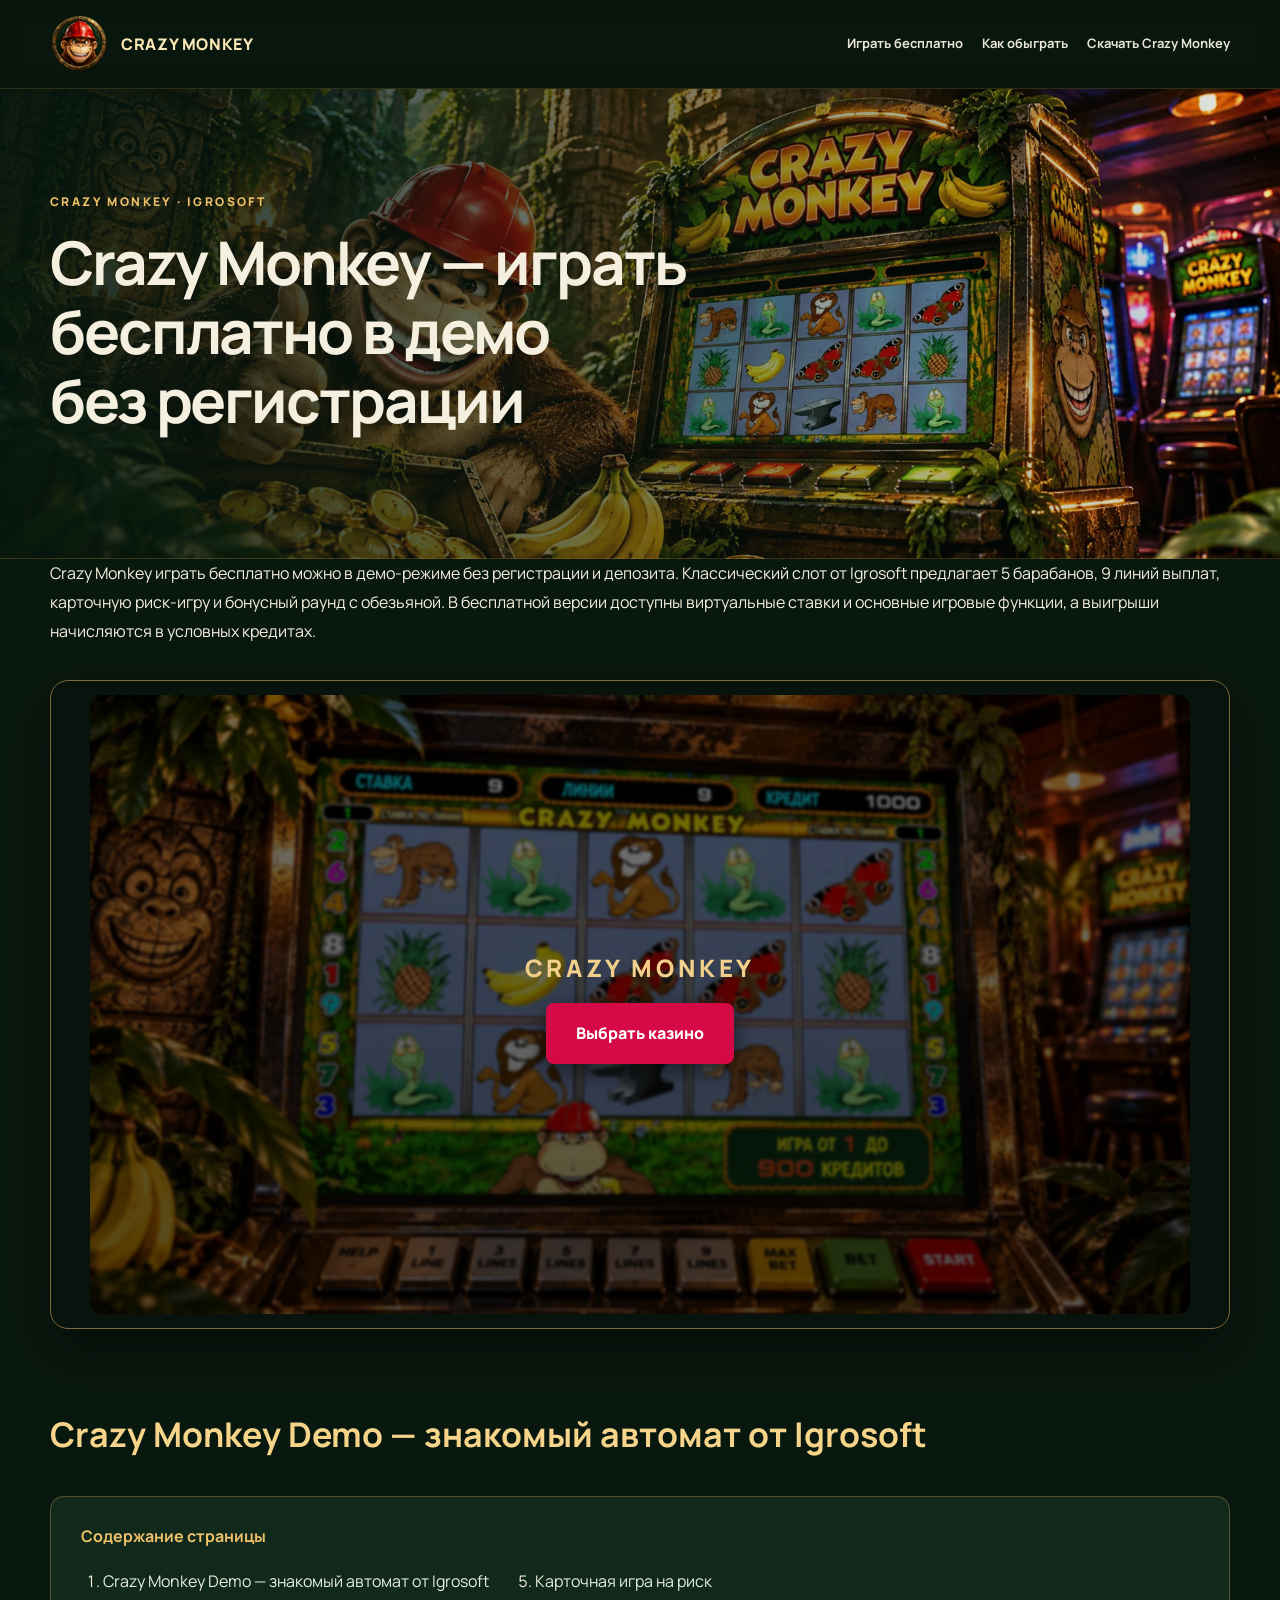
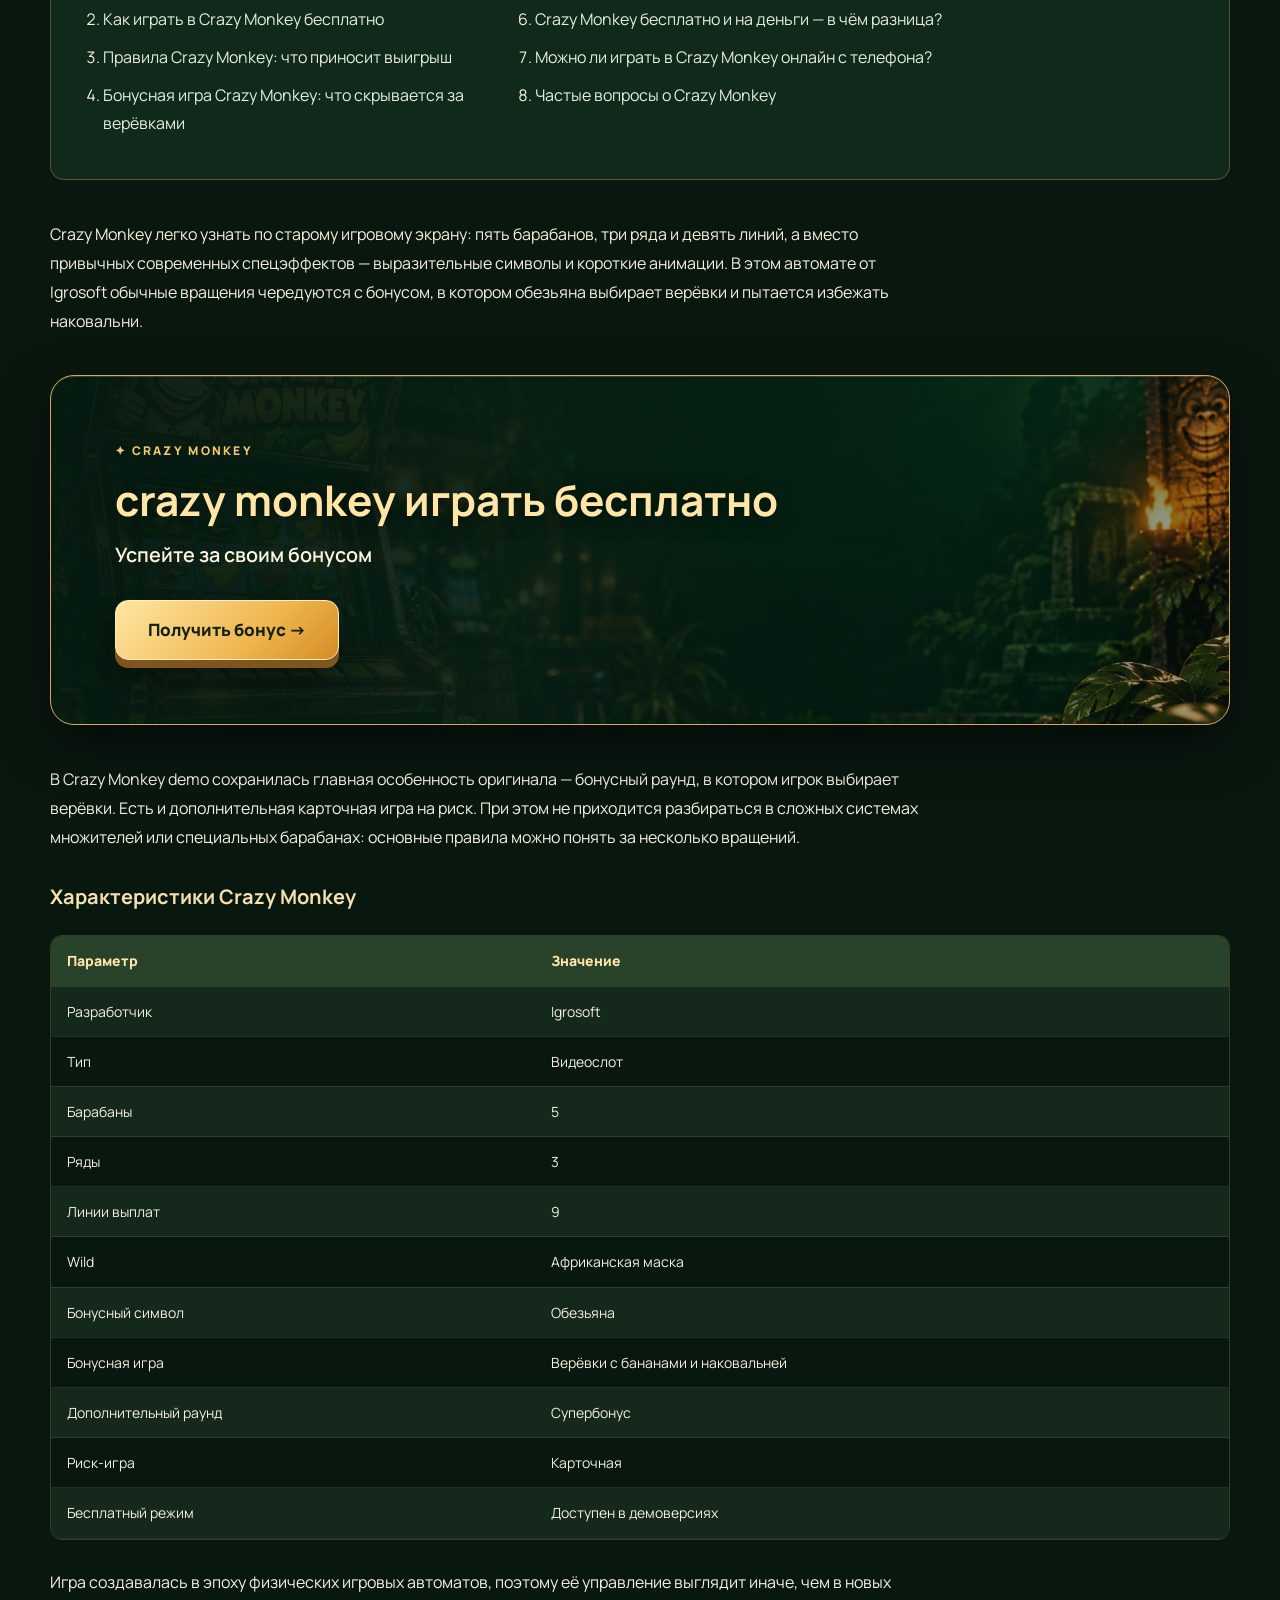
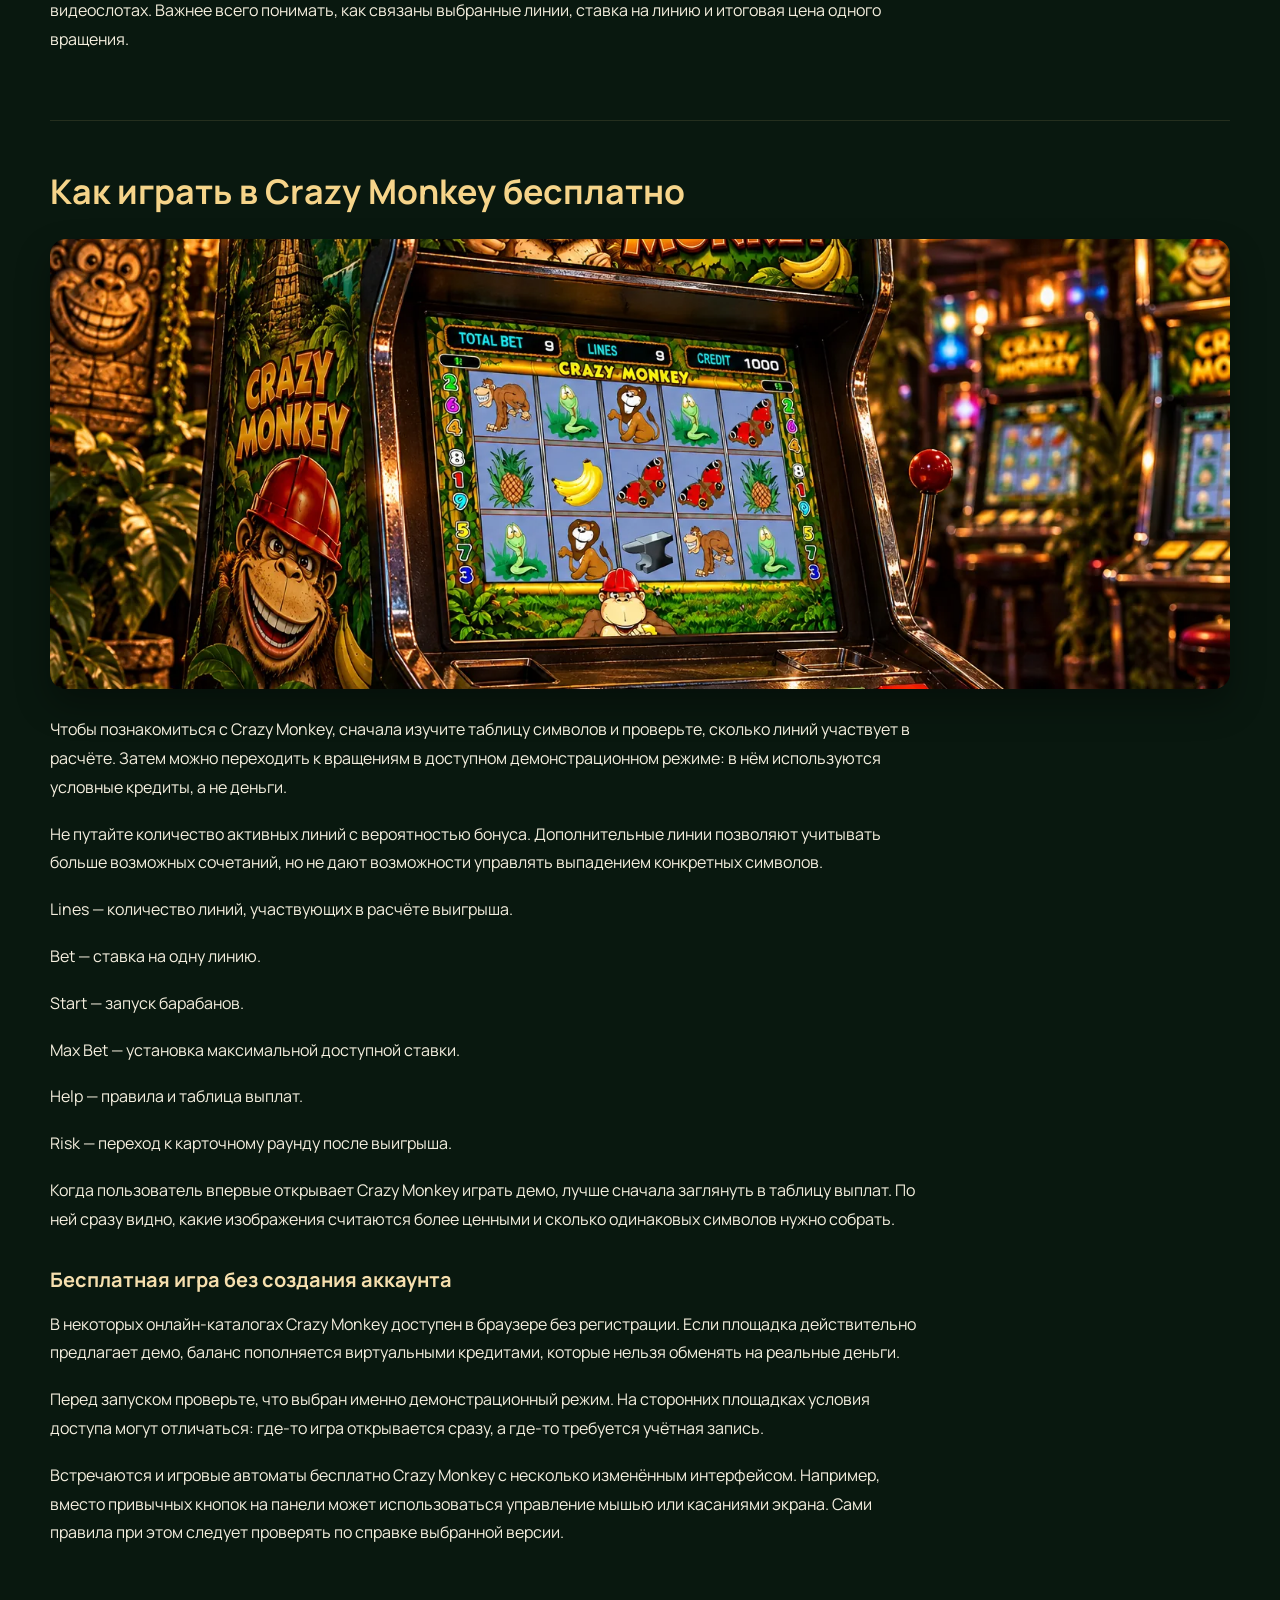
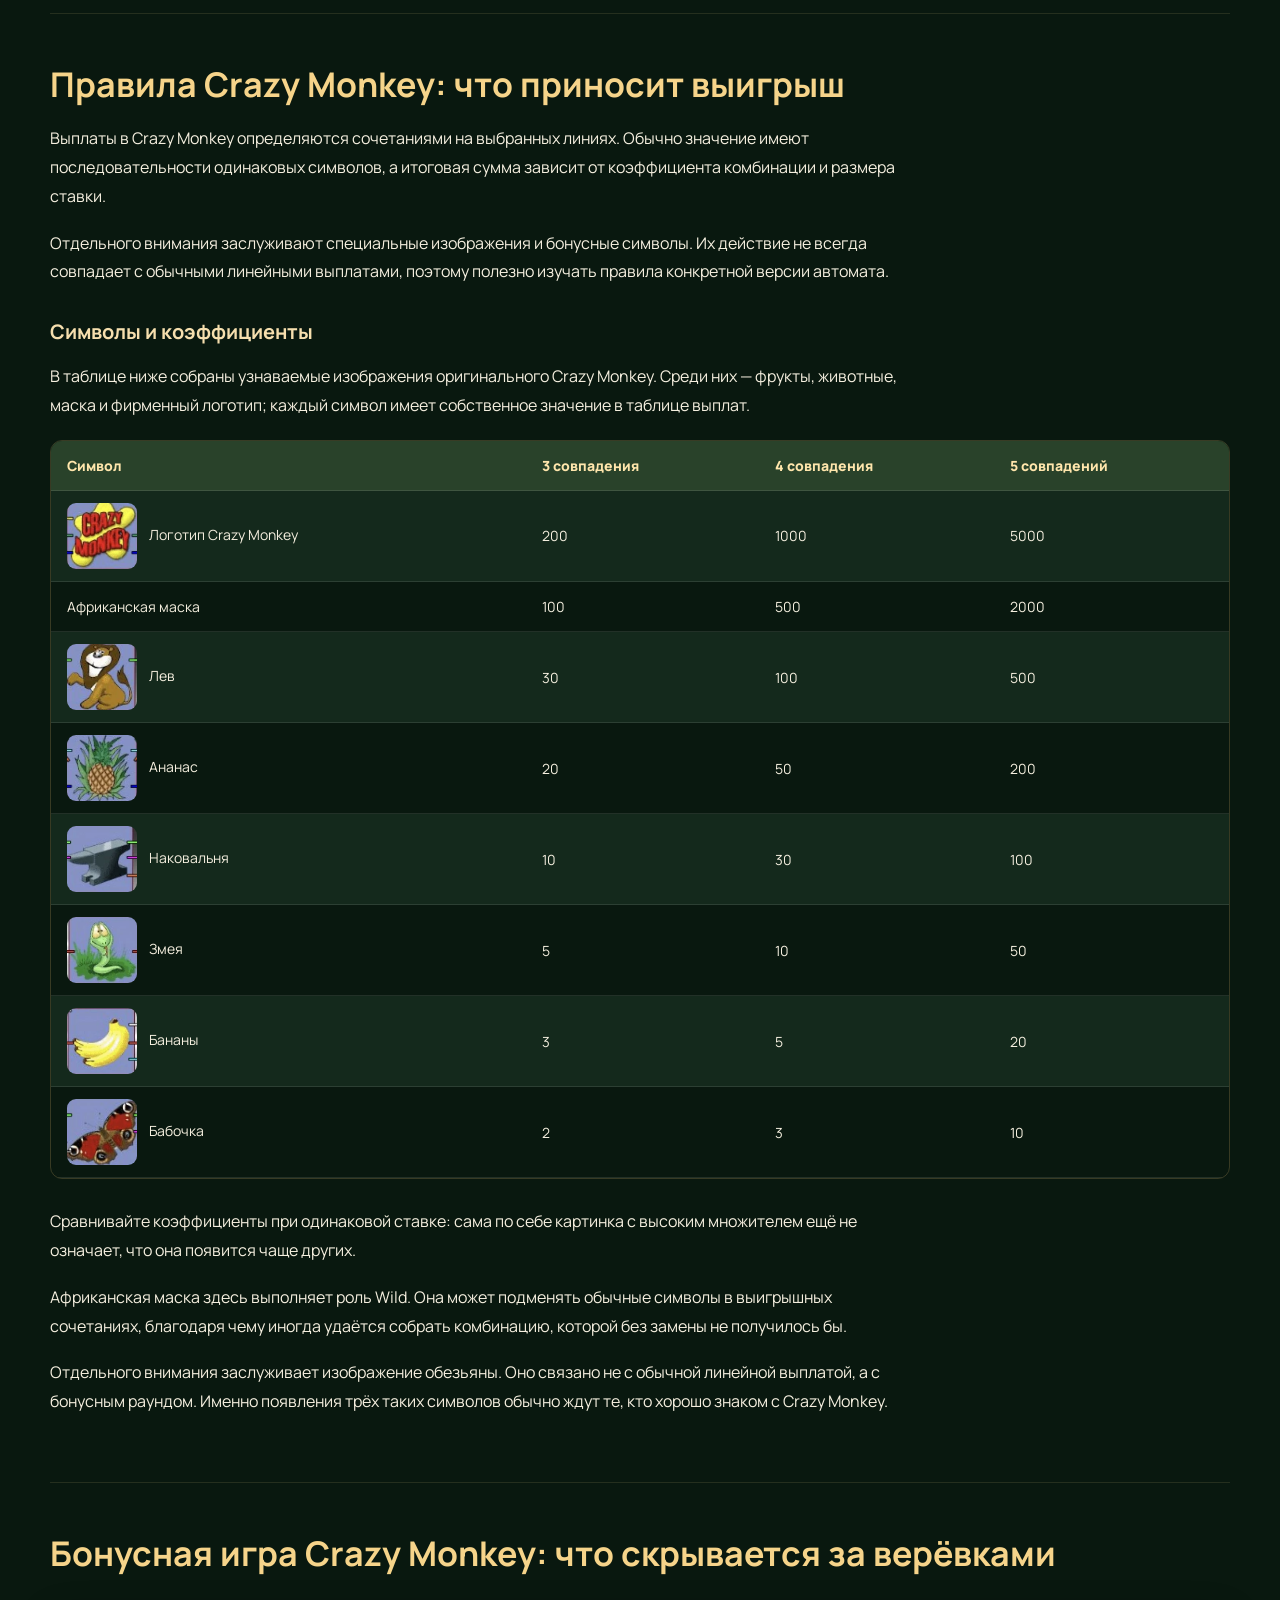
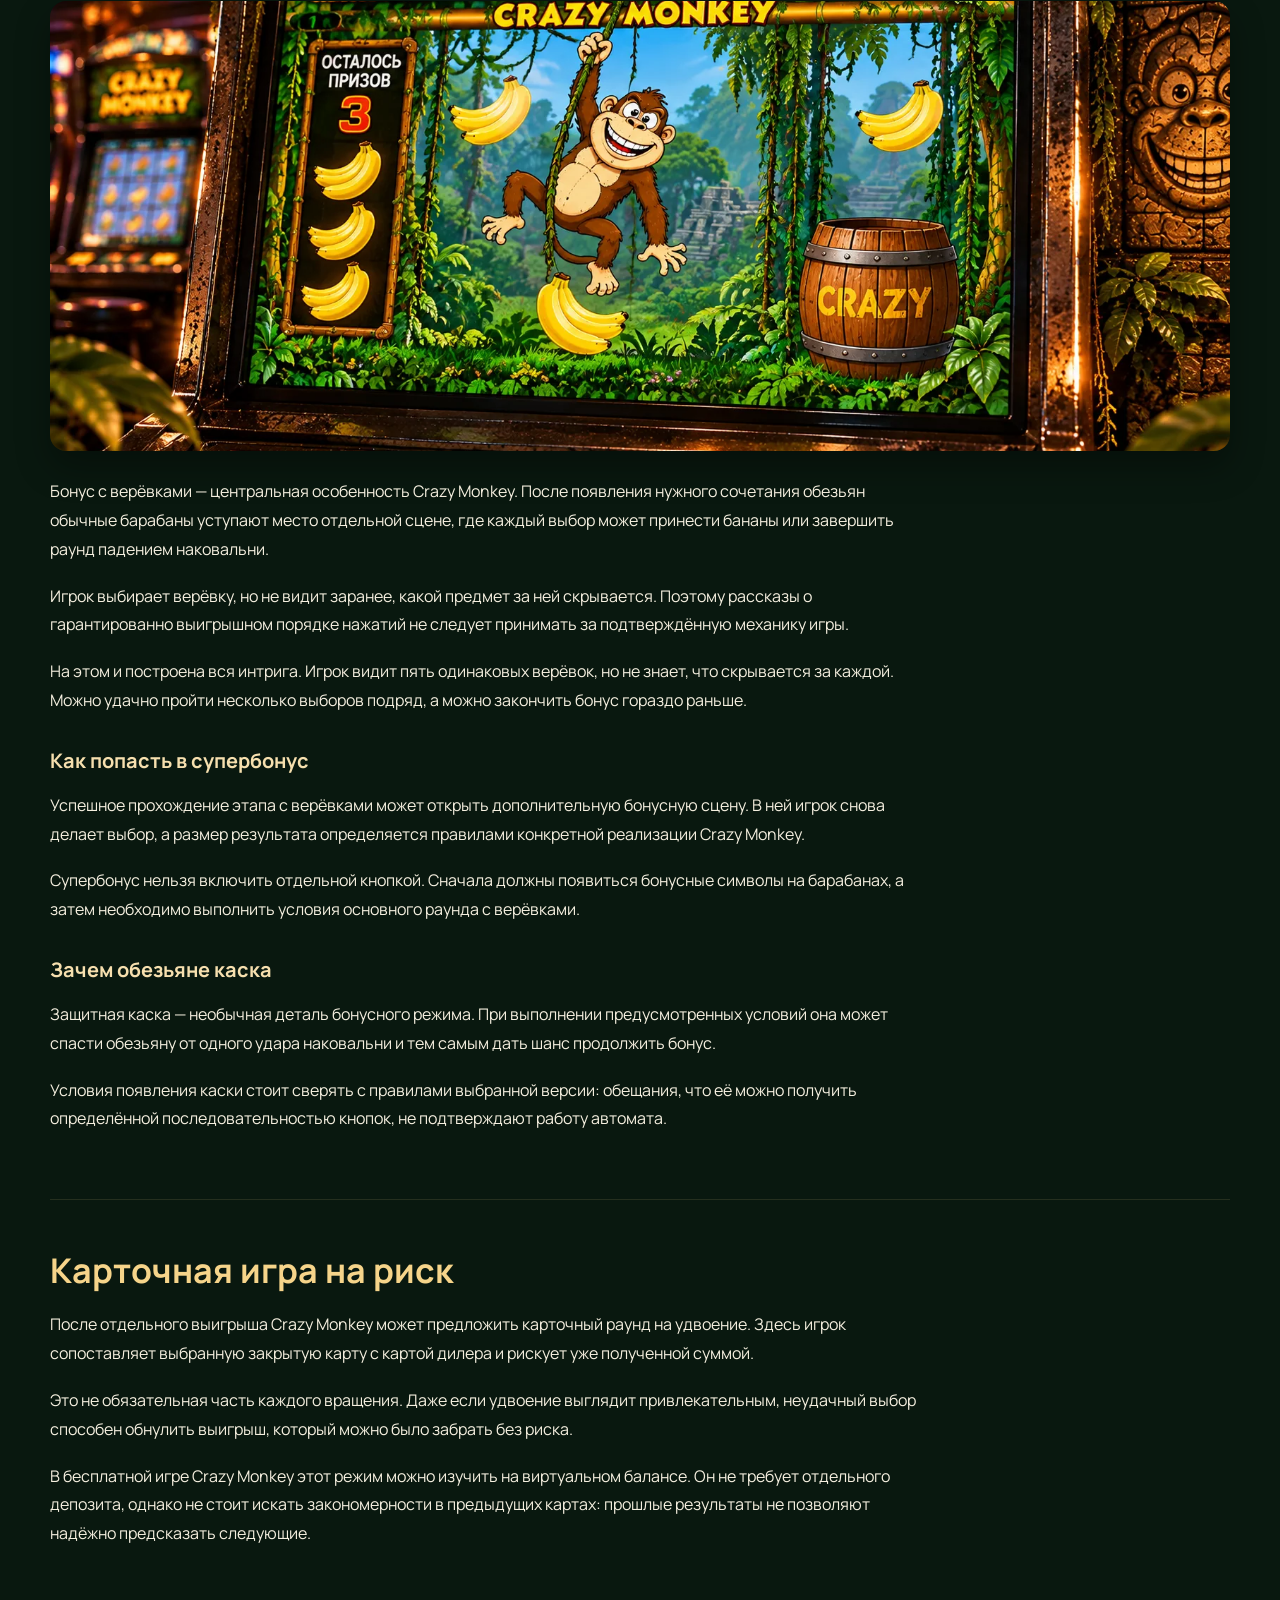
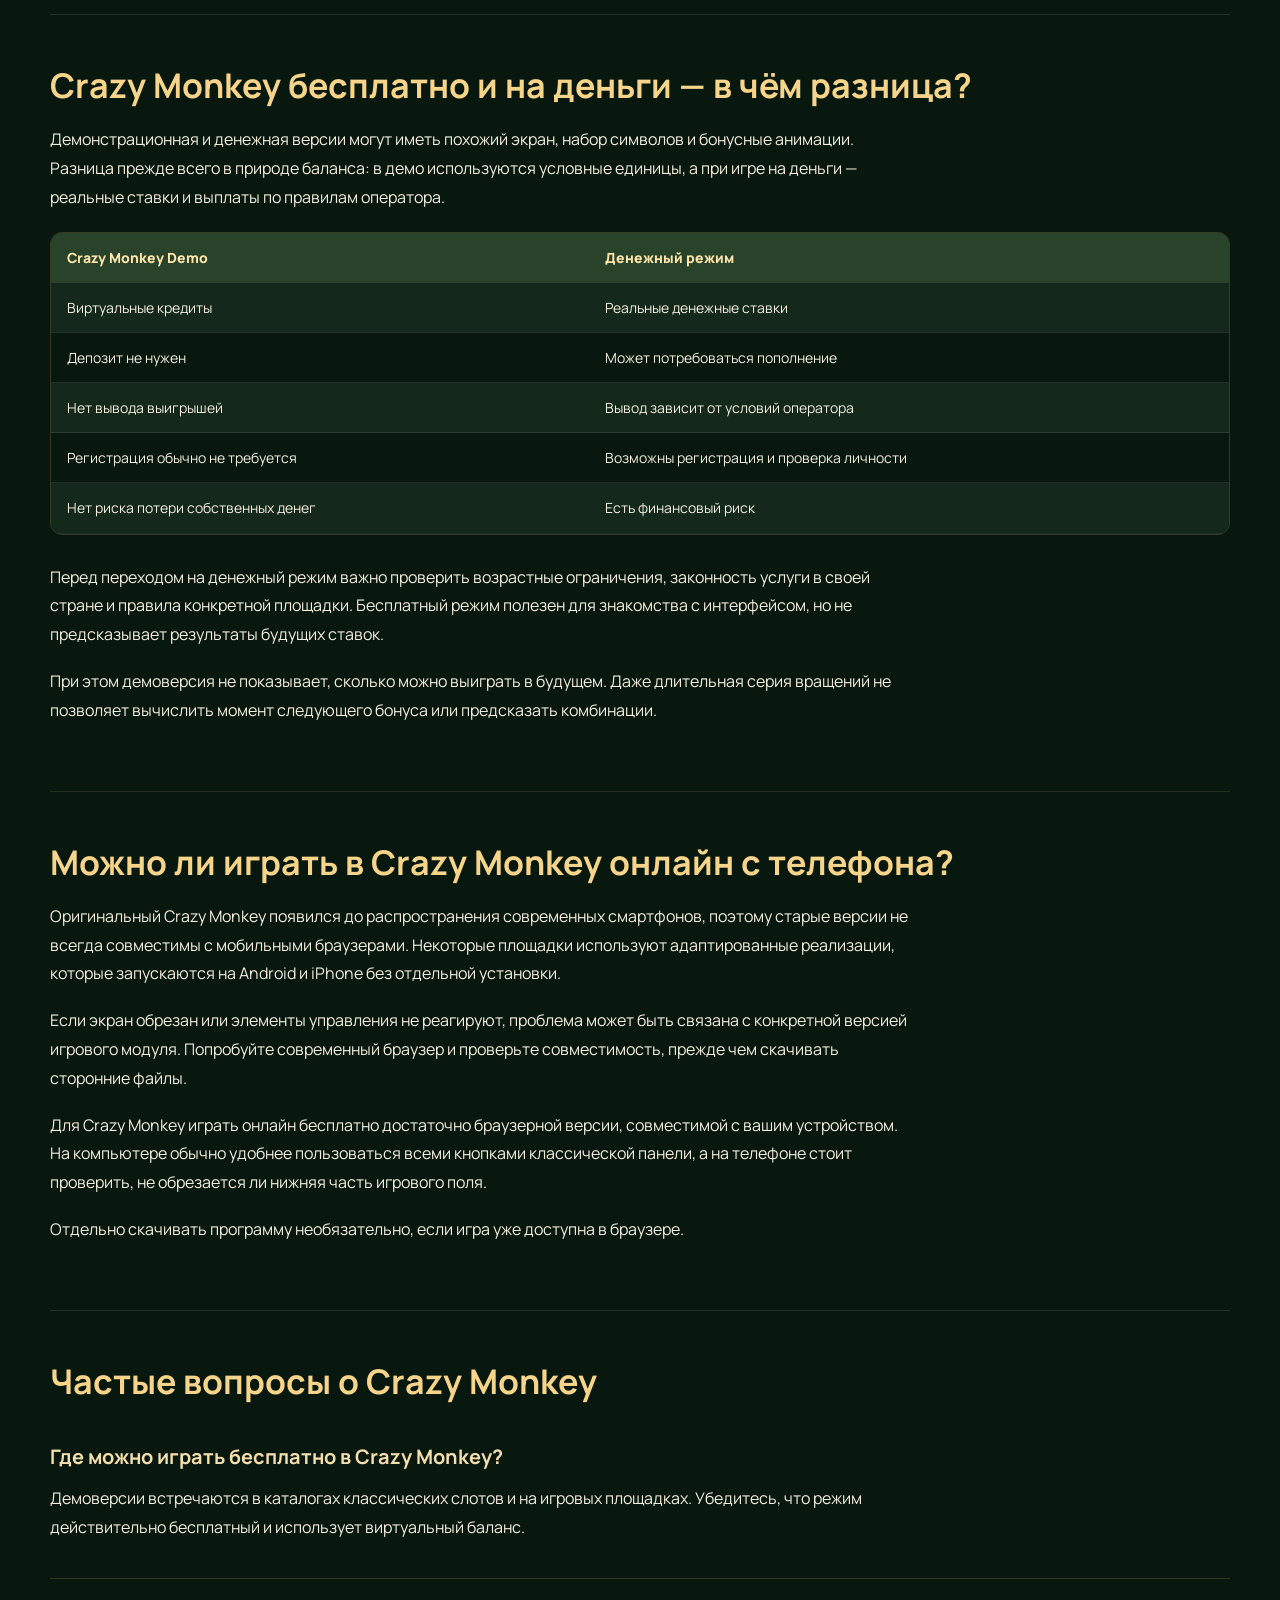
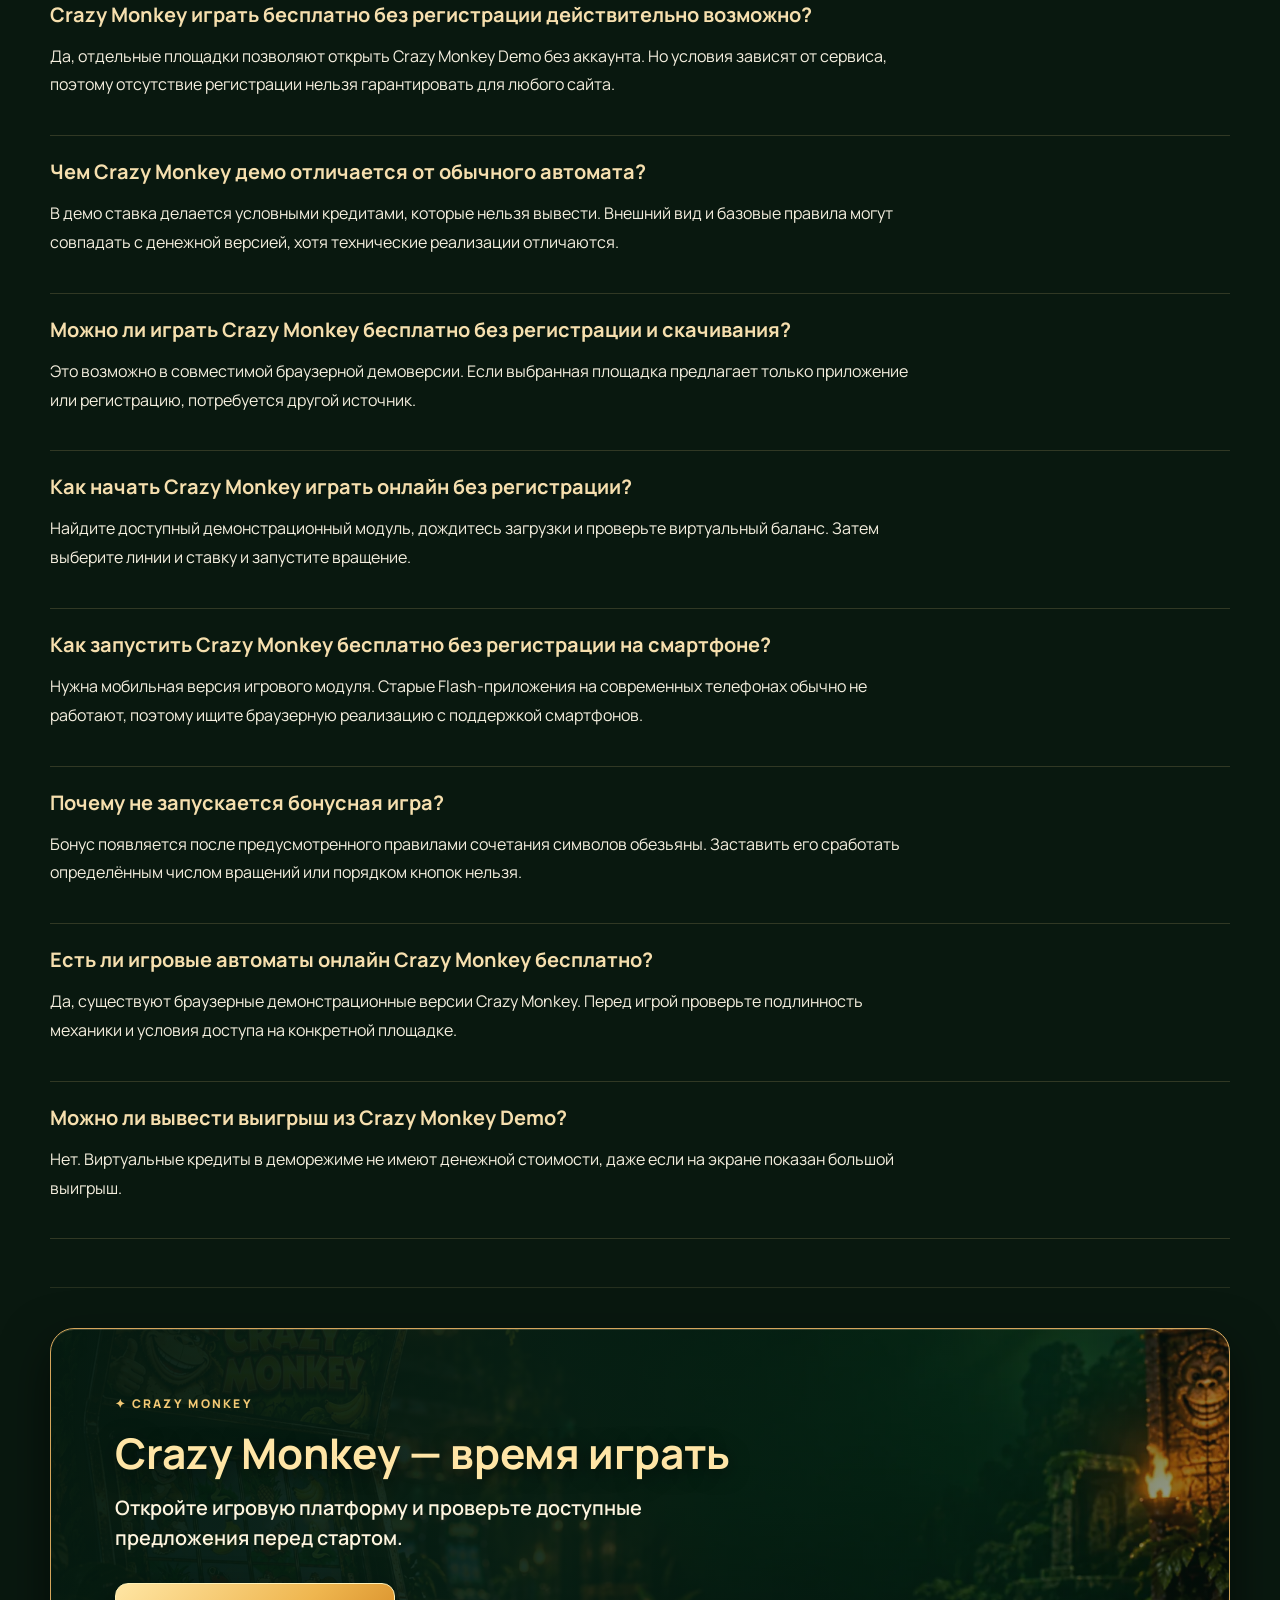
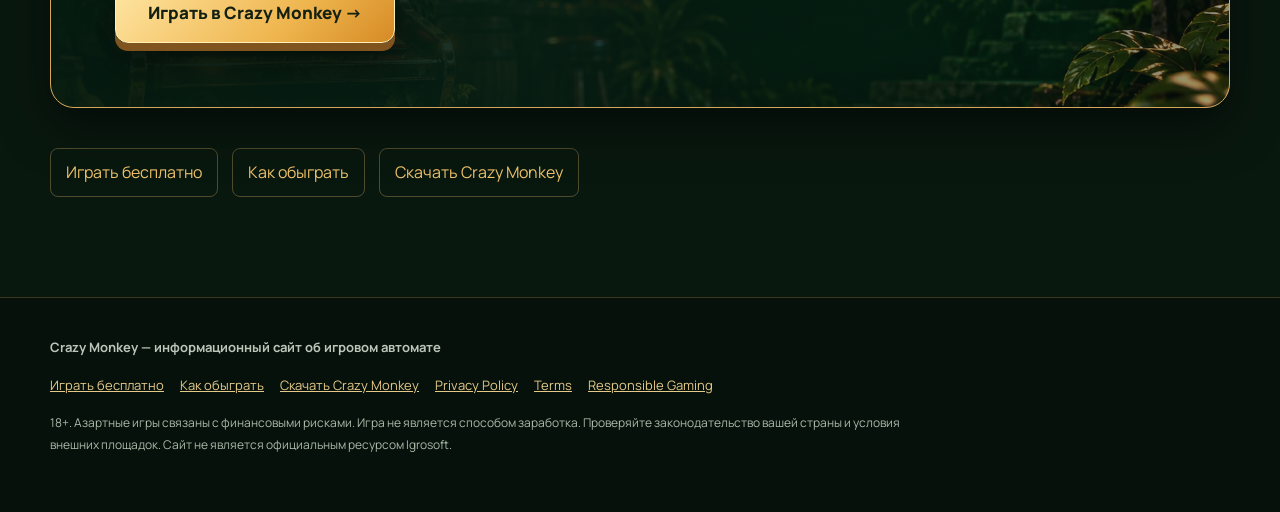
<file: index.html>
<!DOCTYPE html>

<html lang="ru"><head><meta charset="utf-8"/><meta content="width=device-width,initial-scale=1" name="viewport"/><title>Crazy Monkey Demo — играть бесплатно, правила и бонус Igrosoft</title><meta content="Crazy Monkey Demo: правила игрового автомата Igrosoft, оригинальные символы, бонус с верёвками, таблица выплат и особенности бесплатного режима." name="description"/><meta content="index,follow" name="robots"/><link href="https://crazymonkeydemo.com/" rel="canonical"/><meta content="article" property="og:type"/><meta content="Crazy Monkey Играть Демо в игровой автомат Обезьянки бесплатно" property="og:title"/><meta content="Сrazy Ьonkey играть бесплатно без регистрации. Игровой автомат Igrosoft. Сrazy Monkey играть демо без регистрации, изучайте правила, комбинации, бонусную игру и особенности слота." property="og:description"/><meta content="https://crazymonkeydemo.com/" property="og:url"/><meta content="https://crazymonkeydemo.com/assets/images/hero.webp" property="og:image"/><meta content="summary_large_image" name="twitter:card"/><meta content="7ouWMHQ4zxVHPdQQoSqvrbnPxouLtlQB7IxrZY35Fmo" name="google-site-verification"/><link href="/favicon.png" rel="icon"/><link href="/assets/site.css" rel="stylesheet"/><script type="application/ld+json">{"@context": "https://schema.org", "@type": "FAQPage", "mainEntity": [{"@type": "Question", "name": "Где можно играть бесплатно в Crazy Monkey?", "acceptedAnswer": {"@type": "Answer", "text": "Демоверсии встречаются в каталогах классических слотов и на игровых площадках. Убедитесь, что режим действительно бесплатный и использует виртуальный баланс."}}, {"@type": "Question", "name": "Crazy Monkey играть бесплатно без регистрации действительно возможно?", "acceptedAnswer": {"@type": "Answer", "text": "Да, отдельные площадки позволяют открыть Crazy Monkey Demo без аккаунта. Но условия зависят от сервиса, поэтому отсутствие регистрации нельзя гарантировать для любого сайта."}}, {"@type": "Question", "name": "Чем Crazy Monkey демо отличается от обычного автомата?", "acceptedAnswer": {"@type": "Answer", "text": "В демо ставка делается условными кредитами, которые нельзя вывести. Внешний вид и базовые правила могут совпадать с денежной версией, хотя технические реализации отличаются."}}, {"@type": "Question", "name": "Можно ли играть Crazy Monkey бесплатно без регистрации и скачивания?", "acceptedAnswer": {"@type": "Answer", "text": "Это возможно в совместимой браузерной демоверсии. Если выбранная площадка предлагает только приложение или регистрацию, потребуется другой источник."}}, {"@type": "Question", "name": "Как начать Crazy Monkey играть онлайн без регистрации?", "acceptedAnswer": {"@type": "Answer", "text": "Найдите доступный демонстрационный модуль, дождитесь загрузки и проверьте виртуальный баланс. Затем выберите линии и ставку и запустите вращение."}}, {"@type": "Question", "name": "Как запустить Crazy Monkey бесплатно без регистрации на смартфоне?", "acceptedAnswer": {"@type": "Answer", "text": "Нужна мобильная версия игрового модуля. Старые Flash-приложения на современных телефонах обычно не работают, поэтому ищите браузерную реализацию с поддержкой смартфонов."}}, {"@type": "Question", "name": "Почему не запускается бонусная игра?", "acceptedAnswer": {"@type": "Answer", "text": "Бонус появляется после предусмотренного правилами сочетания символов обезьяны. Заставить его сработать определённым числом вращений или порядком кнопок нельзя."}}, {"@type": "Question", "name": "Есть ли игровые автоматы онлайн Crazy Monkey бесплатно?", "acceptedAnswer": {"@type": "Answer", "text": "Да, существуют браузерные демонстрационные версии Crazy Monkey. Перед игрой проверьте подлинность механики и условия доступа на конкретной площадке."}}, {"@type": "Question", "name": "Можно ли вывести выигрыш из Crazy Monkey Demo?", "acceptedAnswer": {"@type": "Answer", "text": "Нет. Виртуальные кредиты в деморежиме не имеют денежной стоимости, даже если на экране показан большой выигрыш."}}]}</script></head><body><header><div class="wrap head"><a class="brand" href="/"><img alt="Crazy Monkey" src="/assets/images/favicon.webp"/><span>CRAZY MONKEY</span></a><nav aria-label="Основная навигация" class="nav"><a href="/">Играть бесплатно</a><a href="/kak-obygrat-crazy-monkey/">Как обыграть</a><a href="/crazy-monkey-skachat/">Скачать Crazy Monkey</a></nav></div></header><main><div class="hero"><div class="wrap"><div class="eyebrow">Crazy Monkey · Igrosoft</div><h1>Crazy Monkey — играть бесплатно в демо без регистрации</h1></div></div><div class="wrap"><p>Crazy Monkey играть бесплатно можно в демо-режиме без регистрации и депозита. Классический слот от Igrosoft предлагает 5 барабанов, 9 линий выплат, карточную риск-игру и бонусный раунд с обезьяной. В бесплатной версии доступны виртуальные ставки и основные игровые функции, а выигрыши начисляются в условных кредитах.</p><div class="demo demo-stage" id="crazy-monkey-demo"><div class="demo-machine"><img alt="Игровое поле Crazy Monkey с барабанами и символами" src="/assets/images/gameplay.webp"/><div class="demo-shade"><div class="demo-actions"><span class="demo-label">CRAZY MONKEY</span><a class="cta-btn" href="/go/" rel="nofollow sponsored">Выбрать казино</a></div></div></div></div><section class="section" id="section-1"><h2>Crazy Monkey Demo — знакомый автомат от Igrosoft</h2><nav aria-label="Содержание" class="toc"><strong>Содержание страницы</strong><ol><li><a href="#section-1">Crazy Monkey Demo — знакомый автомат от Igrosoft</a></li><li><a href="#section-2">Как играть в Crazy Monkey бесплатно</a></li><li><a href="#section-3">Правила Crazy Monkey: что приносит выигрыш</a></li><li><a href="#section-4">Бонусная игра Crazy Monkey: что скрывается за верёвками</a></li><li><a href="#section-5">Карточная игра на риск</a></li><li><a href="#section-6">Crazy Monkey бесплатно и на деньги — в чём разница?</a></li><li><a href="#section-7">Можно ли играть в Crazy Monkey онлайн с телефона?</a></li><li><a href="#section-8">Частые вопросы о Crazy Monkey</a></li></ol></nav><p>Crazy Monkey легко узнать по старому игровому экрану: пять барабанов, три ряда и девять линий, а вместо привычных современных спецэффектов — выразительные символы и короткие анимации. В этом автомате от Igrosoft обычные вращения чередуются с бонусом, в котором обезьяна выбирает верёвки и пытается избежать наковальни.</p><div class="promo promo-feature"><h2>crazy monkey играть бесплатно</h2><p>Успейте за своим бонусом</p><a aria-label="Получить бонус → — переход на партнёрскую игровую платформу" class="cta-btn cta-btn-feature" href="/go/" rel="nofollow sponsored">Получить бонус →</a></div><p>В Crazy Monkey demo сохранилась главная особенность оригинала — бонусный раунд, в котором игрок выбирает верёвки. Есть и дополнительная карточная игра на риск. При этом не приходится разбираться в сложных системах множителей или специальных барабанах: основные правила можно понять за несколько вращений.</p><h3>Характеристики Crazy Monkey</h3><div class="table-scroll"><table><tr><td>Параметр</td><td>Значение</td></tr><tr><td>Разработчик</td><td>Igrosoft</td></tr><tr><td>Тип</td><td>Видеослот</td></tr><tr><td>Барабаны</td><td>5</td></tr><tr><td>Ряды</td><td>3</td></tr><tr><td>Линии выплат</td><td>9</td></tr><tr><td>Wild</td><td>Африканская маска</td></tr><tr><td>Бонусный символ</td><td>Обезьяна</td></tr><tr><td>Бонусная игра</td><td>Верёвки с бананами и наковальней</td></tr><tr><td>Дополнительный раунд</td><td>Супербонус</td></tr><tr><td>Риск-игра</td><td>Карточная</td></tr><tr><td>Бесплатный режим</td><td>Доступен в демоверсиях</td></tr></table></div><p>Игра создавалась в эпоху физических игровых автоматов, поэтому её управление выглядит иначе, чем в новых видеослотах. Важнее всего понимать, как связаны выбранные линии, ставка на линию и итоговая цена одного вращения.</p></section><section class="section" id="section-2"><h2>Как играть в Crazy Monkey бесплатно</h2><img alt="Crazy Monkey — Как играть в Crazy Monkey бесплатно" class="media" loading="lazy" src="/assets/images/cabinet.webp"/><p>Чтобы познакомиться с Crazy Monkey, сначала изучите таблицу символов и проверьте, сколько линий участвует в расчёте. Затем можно переходить к вращениям в доступном демонстрационном режиме: в нём используются условные кредиты, а не деньги.</p><p>Не путайте количество активных линий с вероятностью бонуса. Дополнительные линии позволяют учитывать больше возможных сочетаний, но не дают возможности управлять выпадением конкретных символов.</p><p>Lines — количество линий, участвующих в расчёте выигрыша.</p><p>Bet — ставка на одну линию.</p><p>Start — запуск барабанов.</p><p>Max Bet — установка максимальной доступной ставки.</p><p>Help — правила и таблица выплат.</p><p>Risk — переход к карточному раунду после выигрыша.</p><p>Когда пользователь впервые открывает Crazy Monkey играть демо, лучше сначала заглянуть в таблицу выплат. По ней сразу видно, какие изображения считаются более ценными и сколько одинаковых символов нужно собрать.</p><h3>Бесплатная игра без создания аккаунта</h3><p>В некоторых онлайн-каталогах Crazy Monkey доступен в браузере без регистрации. Если площадка действительно предлагает демо, баланс пополняется виртуальными кредитами, которые нельзя обменять на реальные деньги.</p><p>Перед запуском проверьте, что выбран именно демонстрационный режим. На сторонних площадках условия доступа могут отличаться: где-то игра открывается сразу, а где-то требуется учётная запись.</p><p>Встречаются и игровые автоматы бесплатно Crazy Monkey с несколько изменённым интерфейсом. Например, вместо привычных кнопок на панели может использоваться управление мышью или касаниями экрана. Сами правила при этом следует проверять по справке выбранной версии.</p></section><section class="section" id="section-3"><h2>Правила Crazy Monkey: что приносит выигрыш</h2><p>Выплаты в Crazy Monkey определяются сочетаниями на выбранных линиях. Обычно значение имеют последовательности одинаковых символов, а итоговая сумма зависит от коэффициента комбинации и размера ставки.</p><p>Отдельного внимания заслуживают специальные изображения и бонусные символы. Их действие не всегда совпадает с обычными линейными выплатами, поэтому полезно изучать правила конкретной версии автомата.</p><h3>Символы и коэффициенты</h3><p>В таблице ниже собраны узнаваемые изображения оригинального Crazy Monkey. Среди них — фрукты, животные, маска и фирменный логотип; каждый символ имеет собственное значение в таблице выплат.</p><div class="table-scroll"><table><tr><td>Символ</td><td>3 совпадения</td><td>4 совпадения</td><td>5 совпадений</td></tr><tr><td><img alt="Логотип Crazy Monkey — символ игрового автомата Igrosoft" class="symbol-thumb" loading="lazy" src="/assets/images/symbols/logo.webp"/>Логотип Crazy Monkey</td><td>200</td><td>1000</td><td>5000</td></tr><tr><td>Африканская маска</td><td>100</td><td>500</td><td>2000</td></tr><tr><td><img alt="Лев — оригинальный символ игрового автомата Crazy Monkey Igrosoft" class="symbol-thumb" loading="lazy" src="/assets/images/symbols/lion.webp"/>Лев</td><td>30</td><td>100</td><td>500</td></tr><tr><td><img alt="Ананас — символ слота Crazy Monkey" class="symbol-thumb" loading="lazy" src="/assets/images/symbols/pineapple.webp"/>Ананас</td><td>20</td><td>50</td><td>200</td></tr><tr><td><img alt="Наковальня — символ слота Crazy Monkey" class="symbol-thumb" loading="lazy" src="/assets/images/symbols/anvil.webp"/>Наковальня</td><td>10</td><td>30</td><td>100</td></tr><tr><td><img alt="Змея — символ слота Crazy Monkey" class="symbol-thumb" loading="lazy" src="/assets/images/symbols/snake.webp"/>Змея</td><td>5</td><td>10</td><td>50</td></tr><tr><td><img alt="Бананы — символ слота Crazy Monkey" class="symbol-thumb" loading="lazy" src="/assets/images/symbols/bananas.webp"/>Бананы</td><td>3</td><td>5</td><td>20</td></tr><tr><td><img alt="Бабочка — символ слота Crazy Monkey" class="symbol-thumb" loading="lazy" src="/assets/images/symbols/butterfly.webp"/>Бабочка</td><td>2</td><td>3</td><td>10</td></tr></table></div><p>Сравнивайте коэффициенты при одинаковой ставке: сама по себе картинка с высоким множителем ещё не означает, что она появится чаще других.</p><p>Африканская маска здесь выполняет роль Wild. Она может подменять обычные символы в выигрышных сочетаниях, благодаря чему иногда удаётся собрать комбинацию, которой без замены не получилось бы.</p><p>Отдельного внимания заслуживает изображение обезьяны. Оно связано не с обычной линейной выплатой, а с бонусным раундом. Именно появления трёх таких символов обычно ждут те, кто хорошо знаком с Crazy Monkey.</p></section><section class="section" id="section-4"><h2>Бонусная игра Crazy Monkey: что скрывается за верёвками</h2><img alt="Crazy Monkey — Бонусная игра Crazy Monkey: что скрывается за верёвками" class="media" loading="lazy" src="/assets/images/bonus.webp"/><p>Бонус с верёвками — центральная особенность Crazy Monkey. После появления нужного сочетания обезьян обычные барабаны уступают место отдельной сцене, где каждый выбор может принести бананы или завершить раунд падением наковальни.</p><p>Игрок выбирает верёвку, но не видит заранее, какой предмет за ней скрывается. Поэтому рассказы о гарантированно выигрышном порядке нажатий не следует принимать за подтверждённую механику игры.</p><p>На этом и построена вся интрига. Игрок видит пять одинаковых верёвок, но не знает, что скрывается за каждой. Можно удачно пройти несколько выборов подряд, а можно закончить бонус гораздо раньше.</p><h3>Как попасть в супербонус</h3><p>Успешное прохождение этапа с верёвками может открыть дополнительную бонусную сцену. В ней игрок снова делает выбор, а размер результата определяется правилами конкретной реализации Crazy Monkey.</p><p>Супербонус нельзя включить отдельной кнопкой. Сначала должны появиться бонусные символы на барабанах, а затем необходимо выполнить условия основного раунда с верёвками.</p><h3>Зачем обезьяне каска</h3><p>Защитная каска — необычная деталь бонусного режима. При выполнении предусмотренных условий она может спасти обезьяну от одного удара наковальни и тем самым дать шанс продолжить бонус.</p><p>Условия появления каски стоит сверять с правилами выбранной версии: обещания, что её можно получить определённой последовательностью кнопок, не подтверждают работу автомата.</p></section><section class="section" id="section-5"><h2>Карточная игра на риск</h2><p>После отдельного выигрыша Crazy Monkey может предложить карточный раунд на удвоение. Здесь игрок сопоставляет выбранную закрытую карту с картой дилера и рискует уже полученной суммой.</p><p>Это не обязательная часть каждого вращения. Даже если удвоение выглядит привлекательным, неудачный выбор способен обнулить выигрыш, который можно было забрать без риска.</p><p>В бесплатной игре Crazy Monkey этот режим можно изучить на виртуальном балансе. Он не требует отдельного депозита, однако не стоит искать закономерности в предыдущих картах: прошлые результаты не позволяют надёжно предсказать следующие.</p></section><section class="section" id="section-6"><h2>Crazy Monkey бесплатно и на деньги — в чём разница?</h2><p>Демонстрационная и денежная версии могут иметь похожий экран, набор символов и бонусные анимации. Разница прежде всего в природе баланса: в демо используются условные единицы, а при игре на деньги — реальные ставки и выплаты по правилам оператора.</p><div class="table-scroll"><table><tr><td>Crazy Monkey Demo</td><td>Денежный режим</td></tr><tr><td>Виртуальные кредиты</td><td>Реальные денежные ставки</td></tr><tr><td>Депозит не нужен</td><td>Может потребоваться пополнение</td></tr><tr><td>Нет вывода выигрышей</td><td>Вывод зависит от условий оператора</td></tr><tr><td>Регистрация обычно не требуется</td><td>Возможны регистрация и проверка личности</td></tr><tr><td>Нет риска потери собственных денег</td><td>Есть финансовый риск</td></tr></table></div><p>Перед переходом на денежный режим важно проверить возрастные ограничения, законность услуги в своей стране и правила конкретной площадки. Бесплатный режим полезен для знакомства с интерфейсом, но не предсказывает результаты будущих ставок.</p><p>При этом демоверсия не показывает, сколько можно выиграть в будущем. Даже длительная серия вращений не позволяет вычислить момент следующего бонуса или предсказать комбинации.</p></section><section class="section" id="section-7"><h2>Можно ли играть в Crazy Monkey онлайн с телефона?</h2><p>Оригинальный Crazy Monkey появился до распространения современных смартфонов, поэтому старые версии не всегда совместимы с мобильными браузерами. Некоторые площадки используют адаптированные реализации, которые запускаются на Android и iPhone без отдельной установки.</p><p>Если экран обрезан или элементы управления не реагируют, проблема может быть связана с конкретной версией игрового модуля. Попробуйте современный браузер и проверьте совместимость, прежде чем скачивать сторонние файлы.</p><p>Для Crazy Monkey играть онлайн бесплатно достаточно браузерной версии, совместимой с вашим устройством. На компьютере обычно удобнее пользоваться всеми кнопками классической панели, а на телефоне стоит проверить, не обрезается ли нижняя часть игрового поля.</p><p>Отдельно скачивать программу необязательно, если игра уже доступна в браузере.</p></section><section class="section" id="section-8"><h2>Частые вопросы о Crazy Monkey</h2><div class="faq-item"><h3>Где можно играть бесплатно в Crazy Monkey?</h3><p>Демоверсии встречаются в каталогах классических слотов и на игровых площадках. Убедитесь, что режим действительно бесплатный и использует виртуальный баланс.</p></div><div class="faq-item"><h3>Crazy Monkey играть бесплатно без регистрации действительно возможно?</h3><p>Да, отдельные площадки позволяют открыть Crazy Monkey Demo без аккаунта. Но условия зависят от сервиса, поэтому отсутствие регистрации нельзя гарантировать для любого сайта.</p></div><div class="faq-item"><h3>Чем Crazy Monkey демо отличается от обычного автомата?</h3><p>В демо ставка делается условными кредитами, которые нельзя вывести. Внешний вид и базовые правила могут совпадать с денежной версией, хотя технические реализации отличаются.</p></div><div class="faq-item"><h3>Можно ли играть Crazy Monkey бесплатно без регистрации и скачивания?</h3><p>Это возможно в совместимой браузерной демоверсии. Если выбранная площадка предлагает только приложение или регистрацию, потребуется другой источник.</p></div><div class="faq-item"><h3>Как начать Crazy Monkey играть онлайн без регистрации?</h3><p>Найдите доступный демонстрационный модуль, дождитесь загрузки и проверьте виртуальный баланс. Затем выберите линии и ставку и запустите вращение.</p></div><div class="faq-item"><h3>Как запустить Crazy Monkey бесплатно без регистрации на смартфоне?</h3><p>Нужна мобильная версия игрового модуля. Старые Flash-приложения на современных телефонах обычно не работают, поэтому ищите браузерную реализацию с поддержкой смартфонов.</p></div><div class="faq-item"><h3>Почему не запускается бонусная игра?</h3><p>Бонус появляется после предусмотренного правилами сочетания символов обезьяны. Заставить его сработать определённым числом вращений или порядком кнопок нельзя.</p></div><div class="faq-item"><h3>Есть ли игровые автоматы онлайн Crazy Monkey бесплатно?</h3><p>Да, существуют браузерные демонстрационные версии Crazy Monkey. Перед игрой проверьте подлинность механики и условия доступа на конкретной площадке.</p></div><div class="faq-item"><h3>Можно ли вывести выигрыш из Crazy Monkey Demo?</h3><p>Нет. Виртуальные кредиты в деморежиме не имеют денежной стоимости, даже если на экране показан большой выигрыш.</p></div></section><div class="promo promo-feature"><h2>Crazy Monkey — время играть</h2><p>Откройте игровую платформу и проверьте доступные предложения перед стартом.</p><a aria-label="Играть в Crazy Monkey → — переход на партнёрскую игровую платформу" class="cta-btn cta-btn-feature" href="/go/" rel="nofollow sponsored">Играть в Crazy Monkey →</a></div><nav aria-label="Другие страницы" class="article-links"><a href="/">Играть бесплатно</a><a href="/kak-obygrat-crazy-monkey/">Как обыграть</a><a href="/crazy-monkey-skachat/">Скачать Crazy Monkey</a></nav></div></main><footer><div class="wrap"><strong>Crazy Monkey — информационный сайт об игровом автомате</strong><nav class="footlinks"><a href="/">Играть бесплатно</a><a href="/kak-obygrat-crazy-monkey/">Как обыграть</a><a href="/crazy-monkey-skachat/">Скачать Crazy Monkey</a><a href="/privacy-policy/">Privacy Policy</a><a href="/terms/">Terms</a><a href="/responsible-gaming/">Responsible Gaming</a></nav><p class="responsible">18+. Азартные игры связаны с финансовыми рисками. Игра не является способом заработка. Проверяйте законодательство вашей страны и условия внешних площадок. Сайт не является официальным ресурсом Igrosoft.</p></div></footer></body></html>
</file>
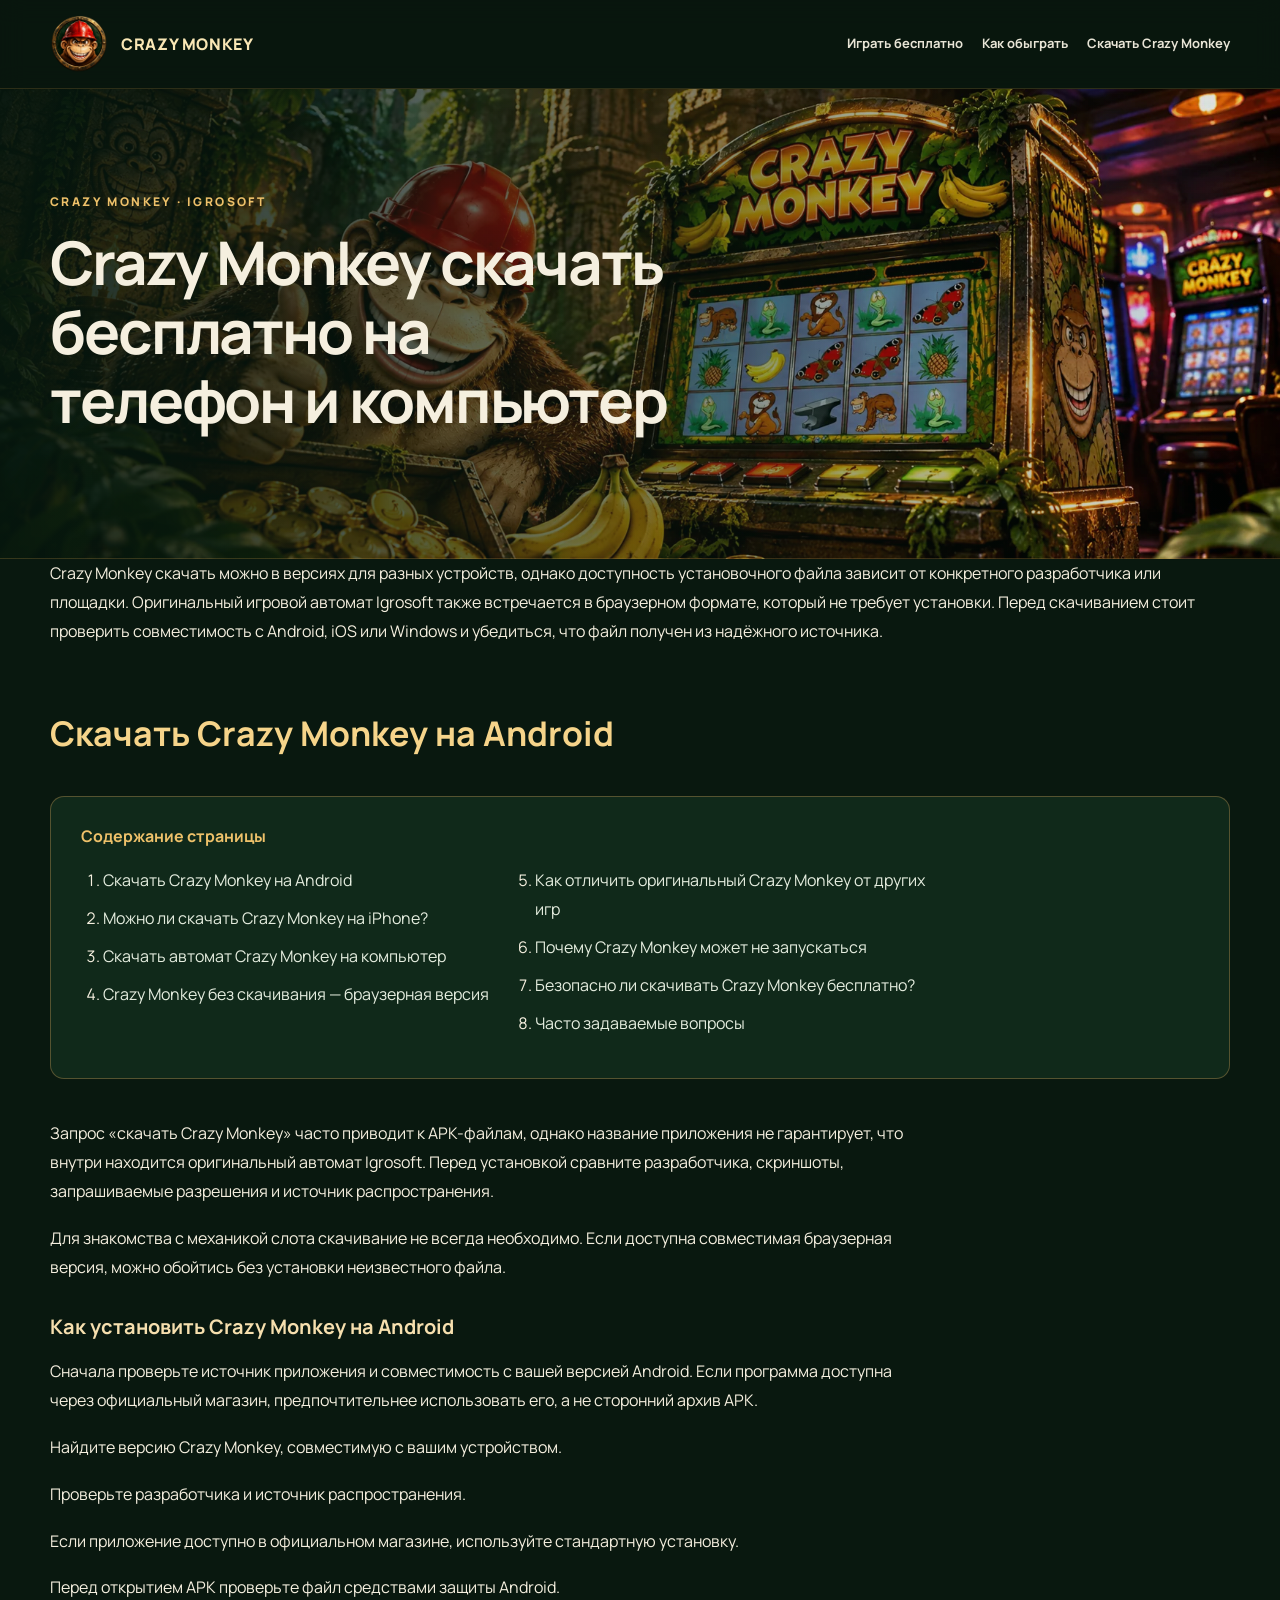
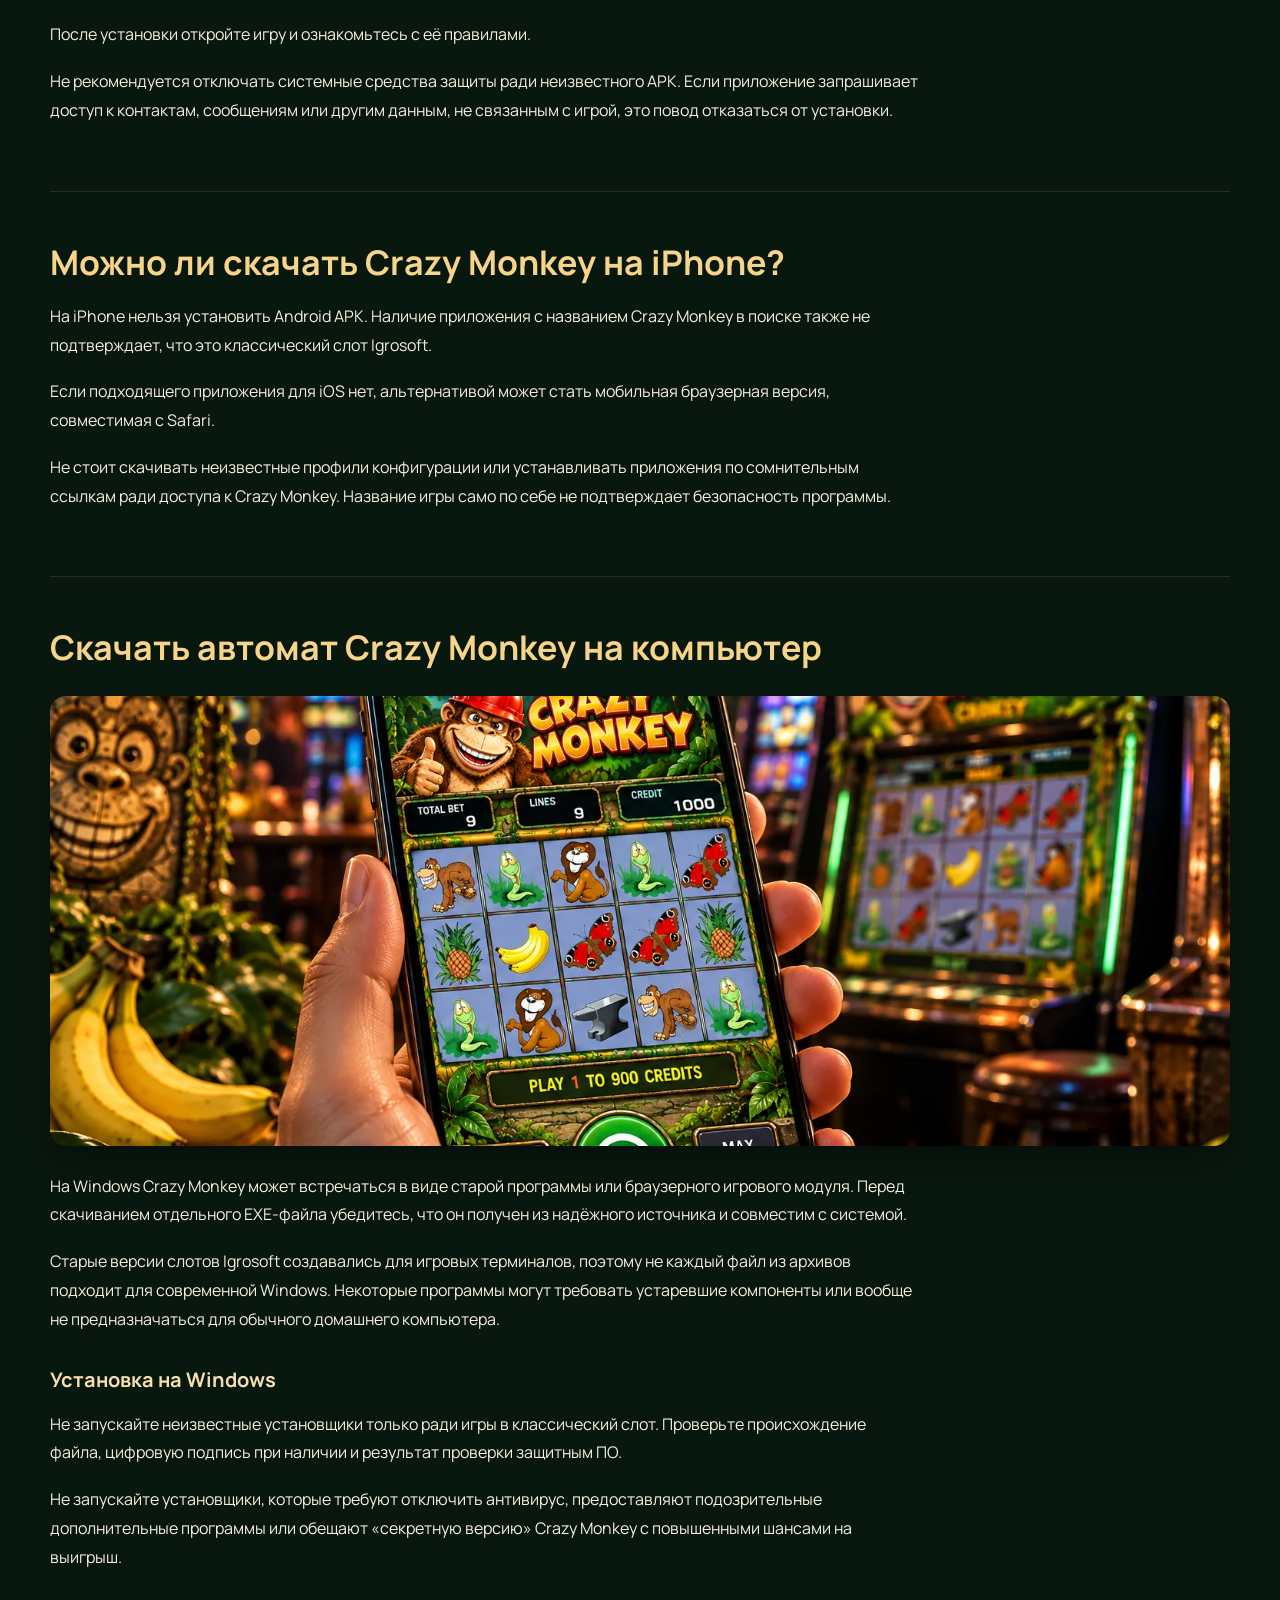
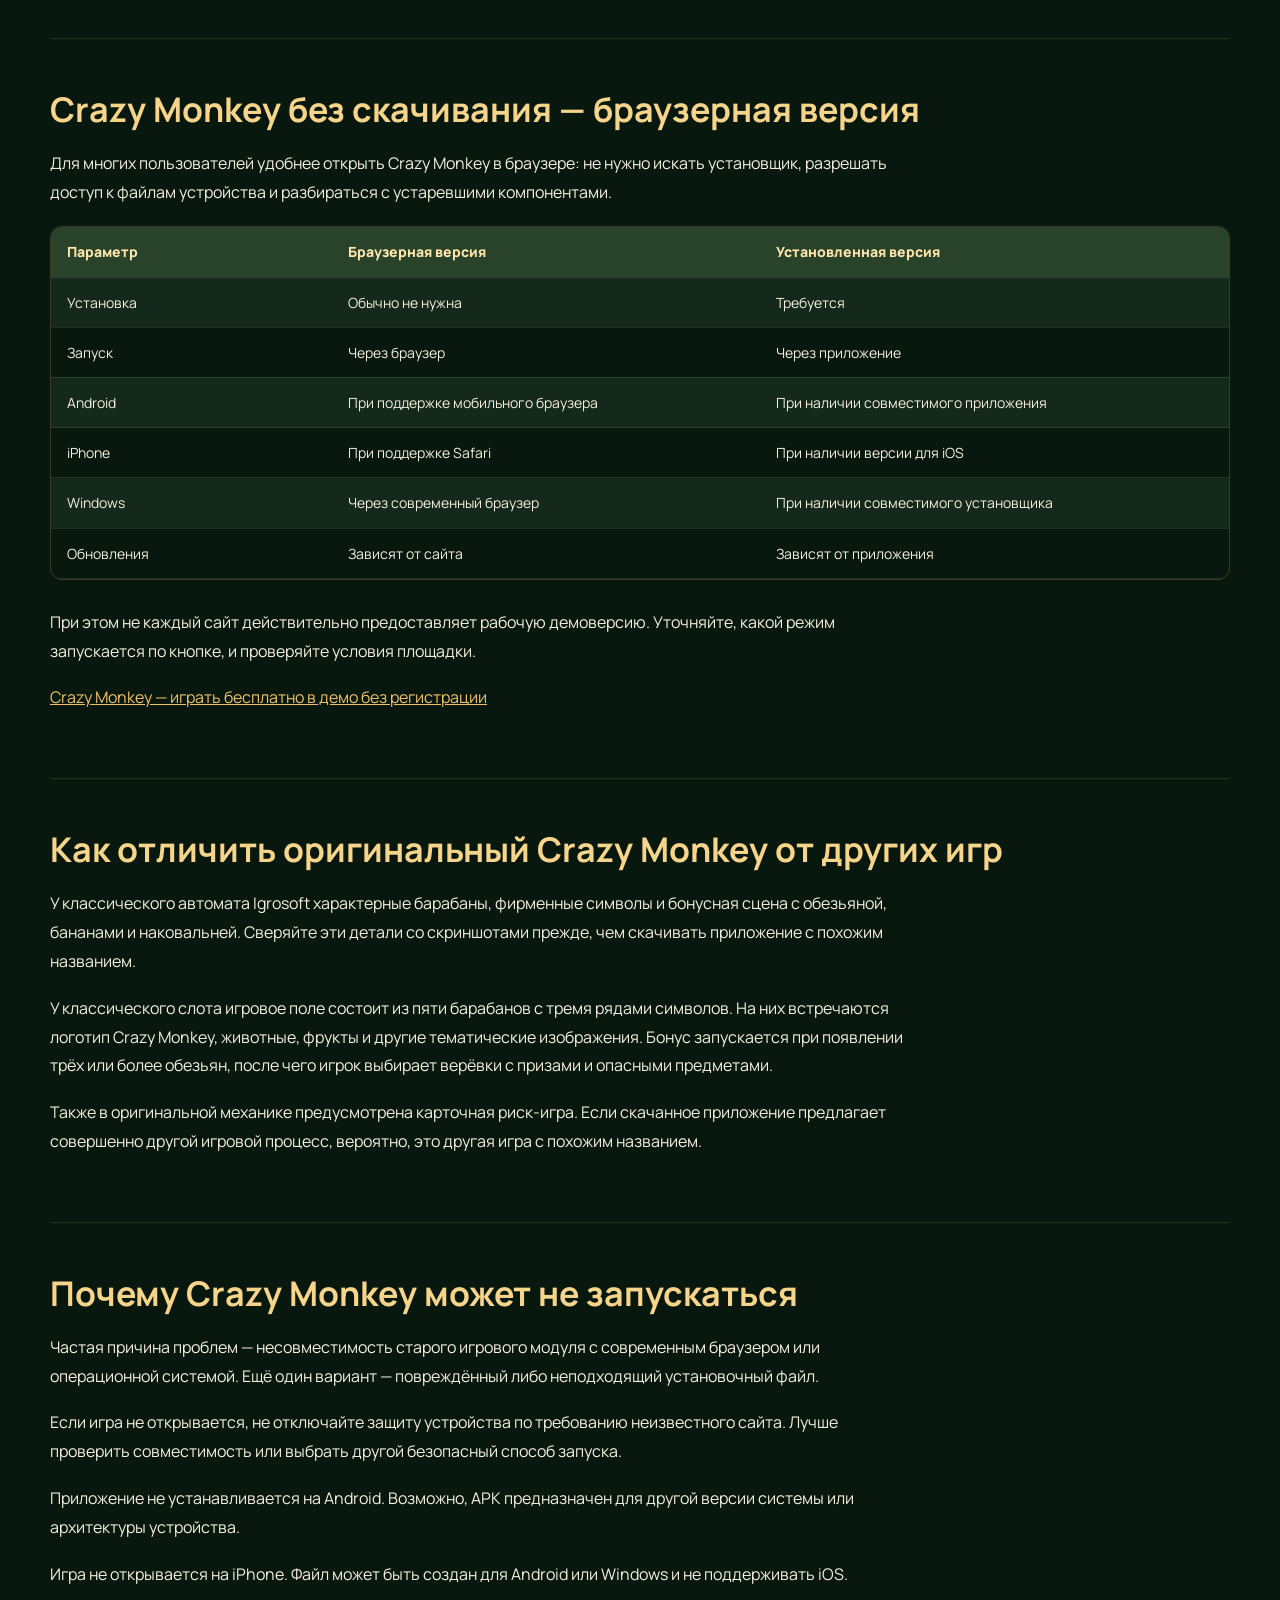
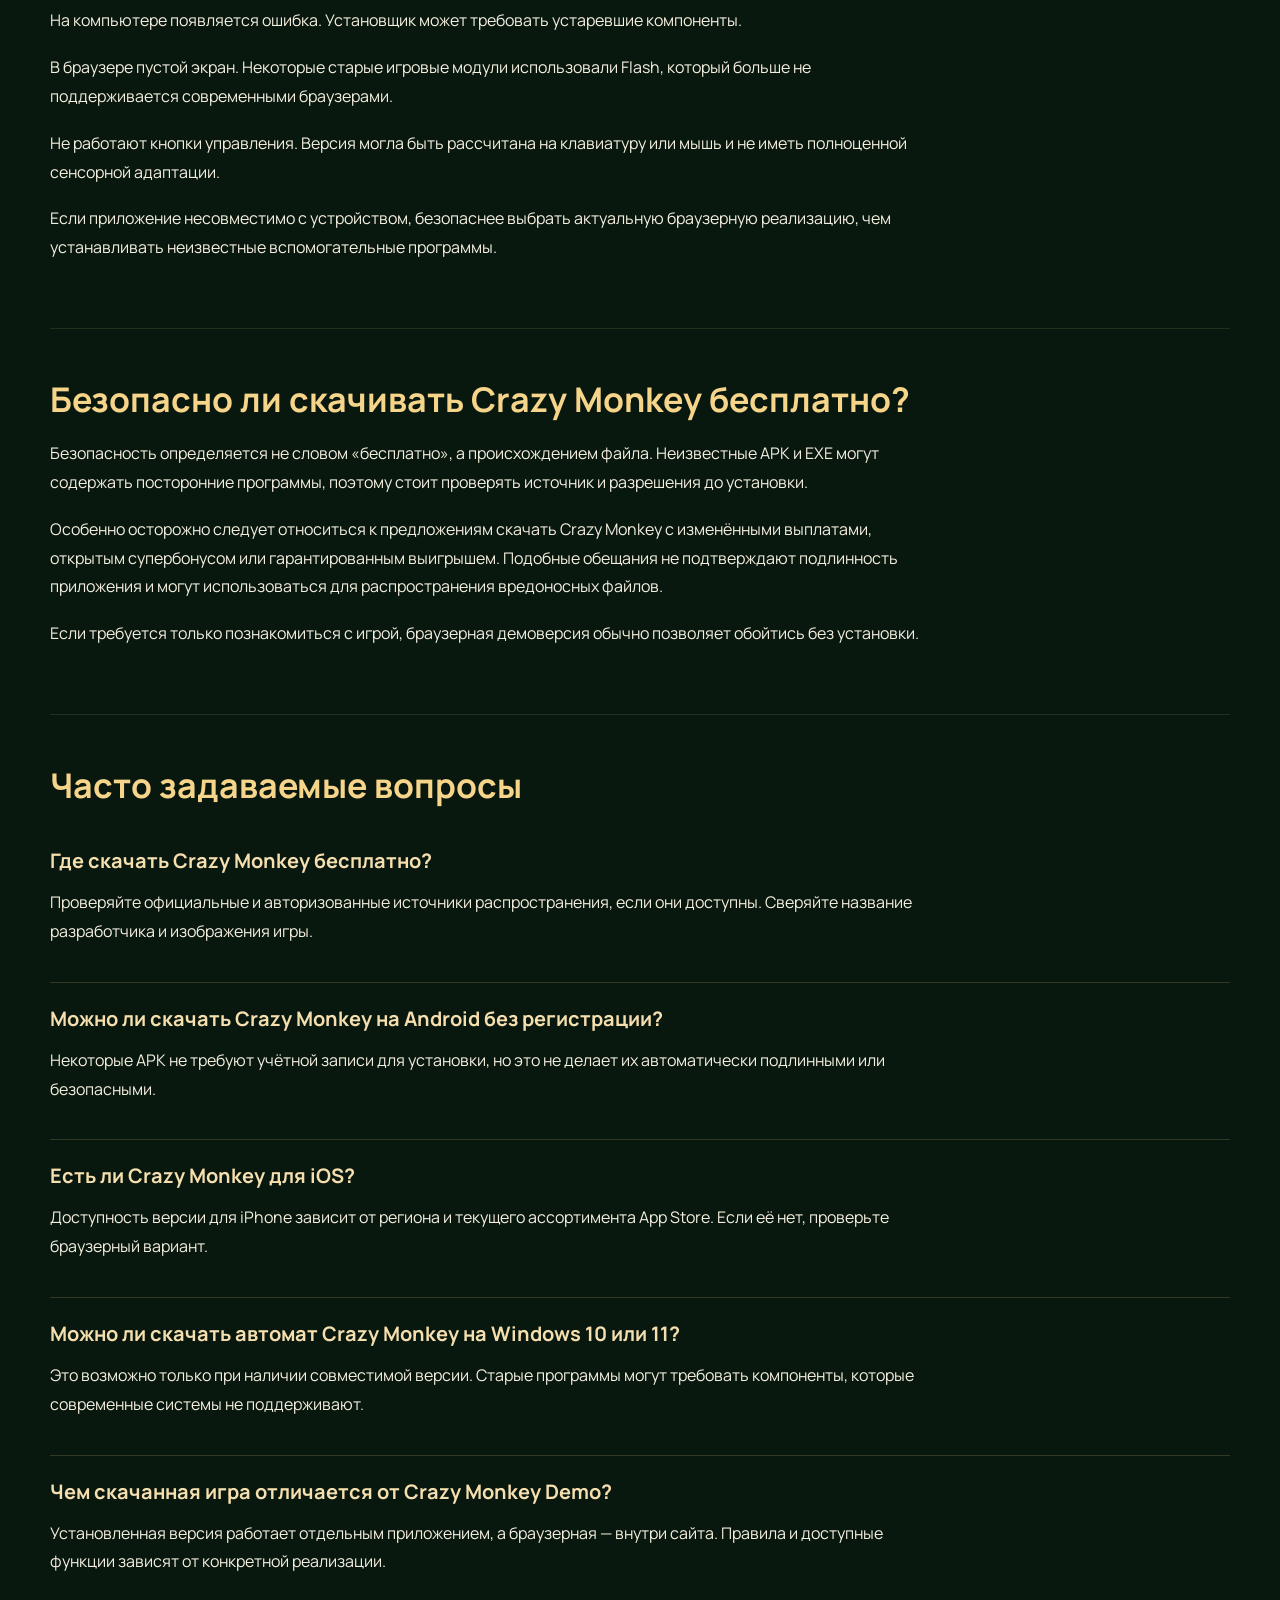
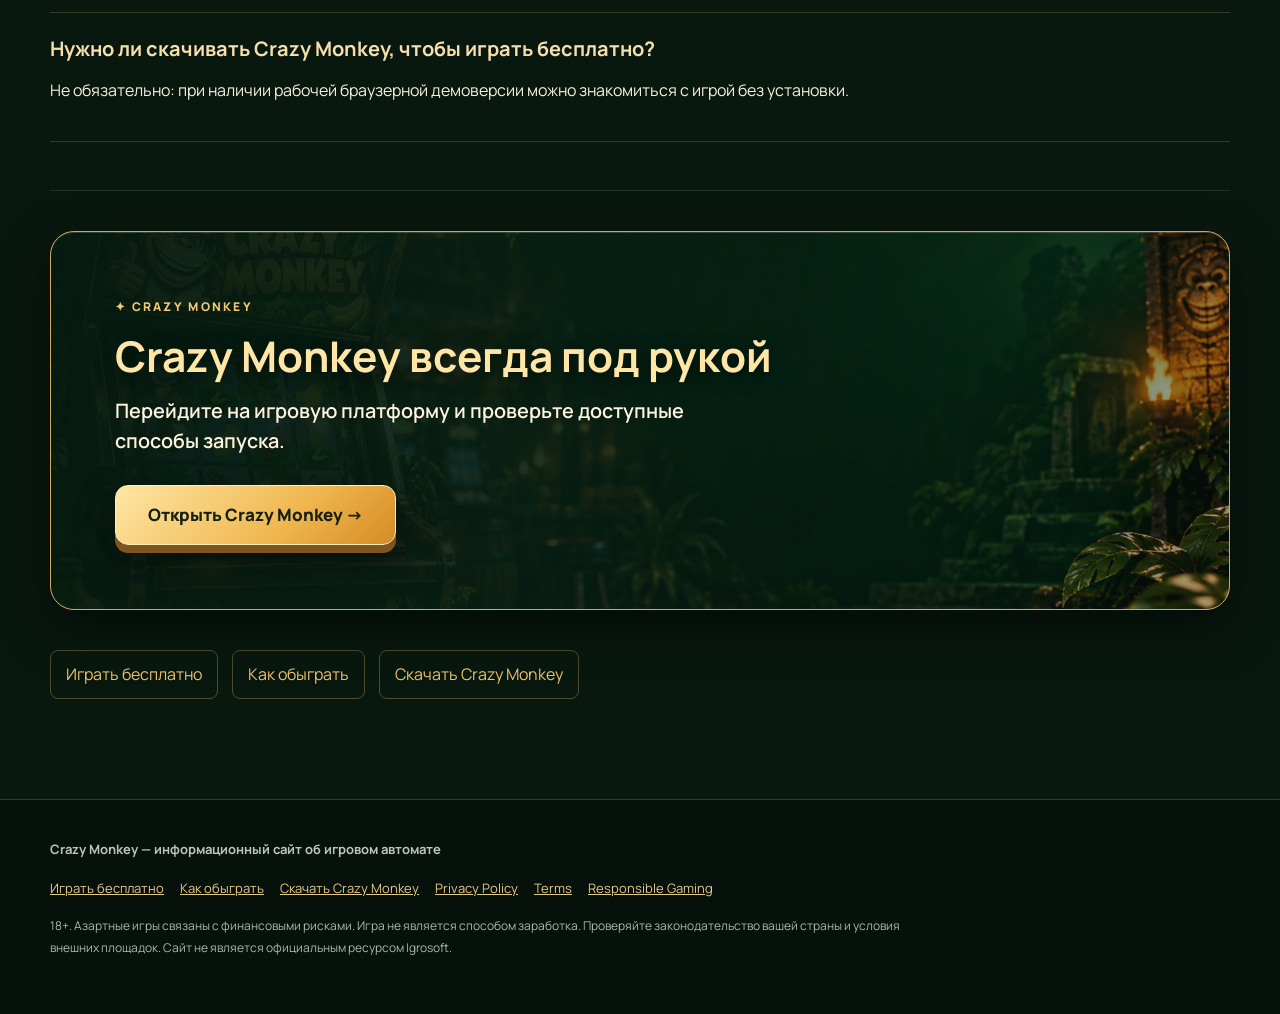
<file: crazy-monkey-skachat/index.html>
<!DOCTYPE html>

<html lang="ru"><head><meta charset="utf-8"/><meta content="width=device-width,initial-scale=1" name="viewport"/><title>Crazy Monkey скачать бесплатно на телефон и компьютер</title><meta content="Crazy Monkey скачать на Android, iPhone или Windows: проверка подлинности приложения, безопасность APK и альтернатива без установки." name="description"/><meta content="index,follow" name="robots"/><link href="https://crazymonkeydemo.com/crazy-monkey-skachat/" rel="canonical"/><meta content="article" property="og:type"/><meta content="Crazy Monkey Скачать Бесплатно на Телефон и ПК" property="og:title"/><meta content="Crazy Monkey скачать бесплатно на телефон Android или компьютер. Узнайте, где найти игровой автомат Igrosoft, как установить его и запустить без регистрации." property="og:description"/><meta content="https://crazymonkeydemo.com/crazy-monkey-skachat/" property="og:url"/><meta content="https://crazymonkeydemo.com/assets/images/hero.webp" property="og:image"/><meta content="summary_large_image" name="twitter:card"/><meta content="7ouWMHQ4zxVHPdQQoSqvrbnPxouLtlQB7IxrZY35Fmo" name="google-site-verification"/><link href="/favicon.png" rel="icon"/><link href="/assets/site.css" rel="stylesheet"/><script type="application/ld+json">{"@context": "https://schema.org", "@type": "FAQPage", "mainEntity": [{"@type": "Question", "name": "Где скачать Crazy Monkey бесплатно?", "acceptedAnswer": {"@type": "Answer", "text": "Проверяйте официальные и авторизованные источники распространения, если они доступны. Сверяйте название разработчика и изображения игры."}}, {"@type": "Question", "name": "Можно ли скачать Crazy Monkey на Android без регистрации?", "acceptedAnswer": {"@type": "Answer", "text": "Некоторые APK не требуют учётной записи для установки, но это не делает их автоматически подлинными или безопасными."}}, {"@type": "Question", "name": "Есть ли Crazy Monkey для iOS?", "acceptedAnswer": {"@type": "Answer", "text": "Доступность версии для iPhone зависит от региона и текущего ассортимента App Store. Если её нет, проверьте браузерный вариант."}}, {"@type": "Question", "name": "Можно ли скачать автомат Crazy Monkey на Windows 10 или 11?", "acceptedAnswer": {"@type": "Answer", "text": "Это возможно только при наличии совместимой версии. Старые программы могут требовать компоненты, которые современные системы не поддерживают."}}, {"@type": "Question", "name": "Чем скачанная игра отличается от Crazy Monkey Demo?", "acceptedAnswer": {"@type": "Answer", "text": "Установленная версия работает отдельным приложением, а браузерная — внутри сайта. Правила и доступные функции зависят от конкретной реализации."}}, {"@type": "Question", "name": "Нужно ли скачивать Crazy Monkey, чтобы играть бесплатно?", "acceptedAnswer": {"@type": "Answer", "text": "Не обязательно: при наличии рабочей браузерной демоверсии можно знакомиться с игрой без установки."}}]}</script></head><body><header><div class="wrap head"><a class="brand" href="/"><img alt="Crazy Monkey" src="/assets/images/favicon.webp"/><span>CRAZY MONKEY</span></a><nav aria-label="Основная навигация" class="nav"><a href="/">Играть бесплатно</a><a href="/kak-obygrat-crazy-monkey/">Как обыграть</a><a href="/crazy-monkey-skachat/">Скачать Crazy Monkey</a></nav></div></header><main><div class="hero"><div class="wrap"><div class="eyebrow">Crazy Monkey · Igrosoft</div><h1>Crazy Monkey скачать бесплатно на телефон и компьютер</h1></div></div><div class="wrap"><p>Crazy Monkey скачать можно в версиях для разных устройств, однако доступность установочного файла зависит от конкретного разработчика или площадки. Оригинальный игровой автомат Igrosoft также встречается в браузерном формате, который не требует установки. Перед скачиванием стоит проверить совместимость с Android, iOS или Windows и убедиться, что файл получен из надёжного источника.</p><section class="section" id="section-1"><h2>Скачать Crazy Monkey на Android</h2><nav aria-label="Содержание" class="toc"><strong>Содержание страницы</strong><ol><li><a href="#section-1">Скачать Crazy Monkey на Android</a></li><li><a href="#section-2">Можно ли скачать Crazy Monkey на iPhone?</a></li><li><a href="#section-3">Скачать автомат Crazy Monkey на компьютер</a></li><li><a href="#section-4">Crazy Monkey без скачивания — браузерная версия</a></li><li><a href="#section-5">Как отличить оригинальный Crazy Monkey от других игр</a></li><li><a href="#section-6">Почему Crazy Monkey может не запускаться</a></li><li><a href="#section-7">Безопасно ли скачивать Crazy Monkey бесплатно?</a></li><li><a href="#section-8">Часто задаваемые вопросы</a></li></ol></nav><p>Запрос «скачать Crazy Monkey» часто приводит к APK-файлам, однако название приложения не гарантирует, что внутри находится оригинальный автомат Igrosoft. Перед установкой сравните разработчика, скриншоты, запрашиваемые разрешения и источник распространения.</p><p>Для знакомства с механикой слота скачивание не всегда необходимо. Если доступна совместимая браузерная версия, можно обойтись без установки неизвестного файла.</p><h3>Как установить Crazy Monkey на Android</h3><p>Сначала проверьте источник приложения и совместимость с вашей версией Android. Если программа доступна через официальный магазин, предпочтительнее использовать его, а не сторонний архив APK.</p><p>Найдите версию Crazy Monkey, совместимую с вашим устройством.</p><p>Проверьте разработчика и источник распространения.</p><p>Если приложение доступно в официальном магазине, используйте стандартную установку.</p><p>Перед открытием APK проверьте файл средствами защиты Android.</p><p>После установки откройте игру и ознакомьтесь с её правилами.</p><p>Не рекомендуется отключать системные средства защиты ради неизвестного APK. Если приложение запрашивает доступ к контактам, сообщениям или другим данным, не связанным с игрой, это повод отказаться от установки.</p></section><section class="section" id="section-2"><h2>Можно ли скачать Crazy Monkey на iPhone?</h2><p>На iPhone нельзя установить Android APK. Наличие приложения с названием Crazy Monkey в поиске также не подтверждает, что это классический слот Igrosoft.</p><p>Если подходящего приложения для iOS нет, альтернативой может стать мобильная браузерная версия, совместимая с Safari.</p><p>Не стоит скачивать неизвестные профили конфигурации или устанавливать приложения по сомнительным ссылкам ради доступа к Crazy Monkey. Название игры само по себе не подтверждает безопасность программы.</p></section><section class="section" id="section-3"><h2>Скачать автомат Crazy Monkey на компьютер</h2><img alt="Crazy Monkey — Скачать автомат Crazy Monkey на компьютер" class="media" loading="lazy" src="/assets/images/mobile.webp"/><p>На Windows Crazy Monkey может встречаться в виде старой программы или браузерного игрового модуля. Перед скачиванием отдельного EXE-файла убедитесь, что он получен из надёжного источника и совместим с системой.</p><p>Старые версии слотов Igrosoft создавались для игровых терминалов, поэтому не каждый файл из архивов подходит для современной Windows. Некоторые программы могут требовать устаревшие компоненты или вообще не предназначаться для обычного домашнего компьютера.</p><h3>Установка на Windows</h3><p>Не запускайте неизвестные установщики только ради игры в классический слот. Проверьте происхождение файла, цифровую подпись при наличии и результат проверки защитным ПО.</p><p>Не запускайте установщики, которые требуют отключить антивирус, предоставляют подозрительные дополнительные программы или обещают «секретную версию» Crazy Monkey с повышенными шансами на выигрыш.</p></section><section class="section" id="section-4"><h2>Crazy Monkey без скачивания — браузерная версия</h2><p>Для многих пользователей удобнее открыть Crazy Monkey в браузере: не нужно искать установщик, разрешать доступ к файлам устройства и разбираться с устаревшими компонентами.</p><div class="table-scroll"><table><tr><td>Параметр</td><td>Браузерная версия</td><td>Установленная версия</td></tr><tr><td>Установка</td><td>Обычно не нужна</td><td>Требуется</td></tr><tr><td>Запуск</td><td>Через браузер</td><td>Через приложение</td></tr><tr><td>Android</td><td>При поддержке мобильного браузера</td><td>При наличии совместимого приложения</td></tr><tr><td>iPhone</td><td>При поддержке Safari</td><td>При наличии версии для iOS</td></tr><tr><td>Windows</td><td>Через современный браузер</td><td>При наличии совместимого установщика</td></tr><tr><td>Обновления</td><td>Зависят от сайта</td><td>Зависят от приложения</td></tr></table></div><p>При этом не каждый сайт действительно предоставляет рабочую демоверсию. Уточняйте, какой режим запускается по кнопке, и проверяйте условия площадки.</p><p><a href="/">Crazy Monkey — играть бесплатно в демо без регистрации</a></p></section><section class="section" id="section-5"><h2>Как отличить оригинальный Crazy Monkey от других игр</h2><p>У классического автомата Igrosoft характерные барабаны, фирменные символы и бонусная сцена с обезьяной, бананами и наковальней. Сверяйте эти детали со скриншотами прежде, чем скачивать приложение с похожим названием.</p><p>У классического слота игровое поле состоит из пяти барабанов с тремя рядами символов. На них встречаются логотип Crazy Monkey, животные, фрукты и другие тематические изображения. Бонус запускается при появлении трёх или более обезьян, после чего игрок выбирает верёвки с призами и опасными предметами.</p><p>Также в оригинальной механике предусмотрена карточная риск-игра. Если скачанное приложение предлагает совершенно другой игровой процесс, вероятно, это другая игра с похожим названием.</p></section><section class="section" id="section-6"><h2>Почему Crazy Monkey может не запускаться</h2><p>Частая причина проблем — несовместимость старого игрового модуля с современным браузером или операционной системой. Ещё один вариант — повреждённый либо неподходящий установочный файл.</p><p>Если игра не открывается, не отключайте защиту устройства по требованию неизвестного сайта. Лучше проверить совместимость или выбрать другой безопасный способ запуска.</p><p>Приложение не устанавливается на Android. Возможно, APK предназначен для другой версии системы или архитектуры устройства.</p><p>Игра не открывается на iPhone. Файл может быть создан для Android или Windows и не поддерживать iOS.</p><p>На компьютере появляется ошибка. Установщик может требовать устаревшие компоненты.</p><p>В браузере пустой экран. Некоторые старые игровые модули использовали Flash, который больше не поддерживается современными браузерами.</p><p>Не работают кнопки управления. Версия могла быть рассчитана на клавиатуру или мышь и не иметь полноценной сенсорной адаптации.</p><p>Если приложение несовместимо с устройством, безопаснее выбрать актуальную браузерную реализацию, чем устанавливать неизвестные вспомогательные программы.</p></section><section class="section" id="section-7"><h2>Безопасно ли скачивать Crazy Monkey бесплатно?</h2><p>Безопасность определяется не словом «бесплатно», а происхождением файла. Неизвестные APK и EXE могут содержать посторонние программы, поэтому стоит проверять источник и разрешения до установки.</p><p>Особенно осторожно следует относиться к предложениям скачать Crazy Monkey с изменёнными выплатами, открытым супербонусом или гарантированным выигрышем. Подобные обещания не подтверждают подлинность приложения и могут использоваться для распространения вредоносных файлов.</p><p>Если требуется только познакомиться с игрой, браузерная демоверсия обычно позволяет обойтись без установки.</p></section><section class="section" id="section-8"><h2>Часто задаваемые вопросы</h2><div class="faq-item"><h3>Где скачать Crazy Monkey бесплатно?</h3><p>Проверяйте официальные и авторизованные источники распространения, если они доступны. Сверяйте название разработчика и изображения игры.</p></div><div class="faq-item"><h3>Можно ли скачать Crazy Monkey на Android без регистрации?</h3><p>Некоторые APK не требуют учётной записи для установки, но это не делает их автоматически подлинными или безопасными.</p></div><div class="faq-item"><h3>Есть ли Crazy Monkey для iOS?</h3><p>Доступность версии для iPhone зависит от региона и текущего ассортимента App Store. Если её нет, проверьте браузерный вариант.</p></div><div class="faq-item"><h3>Можно ли скачать автомат Crazy Monkey на Windows 10 или 11?</h3><p>Это возможно только при наличии совместимой версии. Старые программы могут требовать компоненты, которые современные системы не поддерживают.</p></div><div class="faq-item"><h3>Чем скачанная игра отличается от Crazy Monkey Demo?</h3><p>Установленная версия работает отдельным приложением, а браузерная — внутри сайта. Правила и доступные функции зависят от конкретной реализации.</p></div><div class="faq-item"><h3>Нужно ли скачивать Crazy Monkey, чтобы играть бесплатно?</h3><p>Не обязательно: при наличии рабочей браузерной демоверсии можно знакомиться с игрой без установки.</p></div></section><div class="promo promo-feature"><h2>Crazy Monkey всегда под рукой</h2><p>Перейдите на игровую платформу и проверьте доступные способы запуска.</p><a aria-label="Открыть Crazy Monkey → — переход на партнёрскую игровую платформу" class="cta-btn cta-btn-feature" href="/go/" rel="nofollow sponsored">Открыть Crazy Monkey →</a></div><nav aria-label="Другие страницы" class="article-links"><a href="/">Играть бесплатно</a><a href="/kak-obygrat-crazy-monkey/">Как обыграть</a><a href="/crazy-monkey-skachat/">Скачать Crazy Monkey</a></nav></div></main><footer><div class="wrap"><strong>Crazy Monkey — информационный сайт об игровом автомате</strong><nav class="footlinks"><a href="/">Играть бесплатно</a><a href="/kak-obygrat-crazy-monkey/">Как обыграть</a><a href="/crazy-monkey-skachat/">Скачать Crazy Monkey</a><a href="/privacy-policy/">Privacy Policy</a><a href="/terms/">Terms</a><a href="/responsible-gaming/">Responsible Gaming</a></nav><p class="responsible">18+. Азартные игры связаны с финансовыми рисками. Игра не является способом заработка. Проверяйте законодательство вашей страны и условия внешних площадок. Сайт не является официальным ресурсом Igrosoft.</p></div></footer></body></html>
</file>
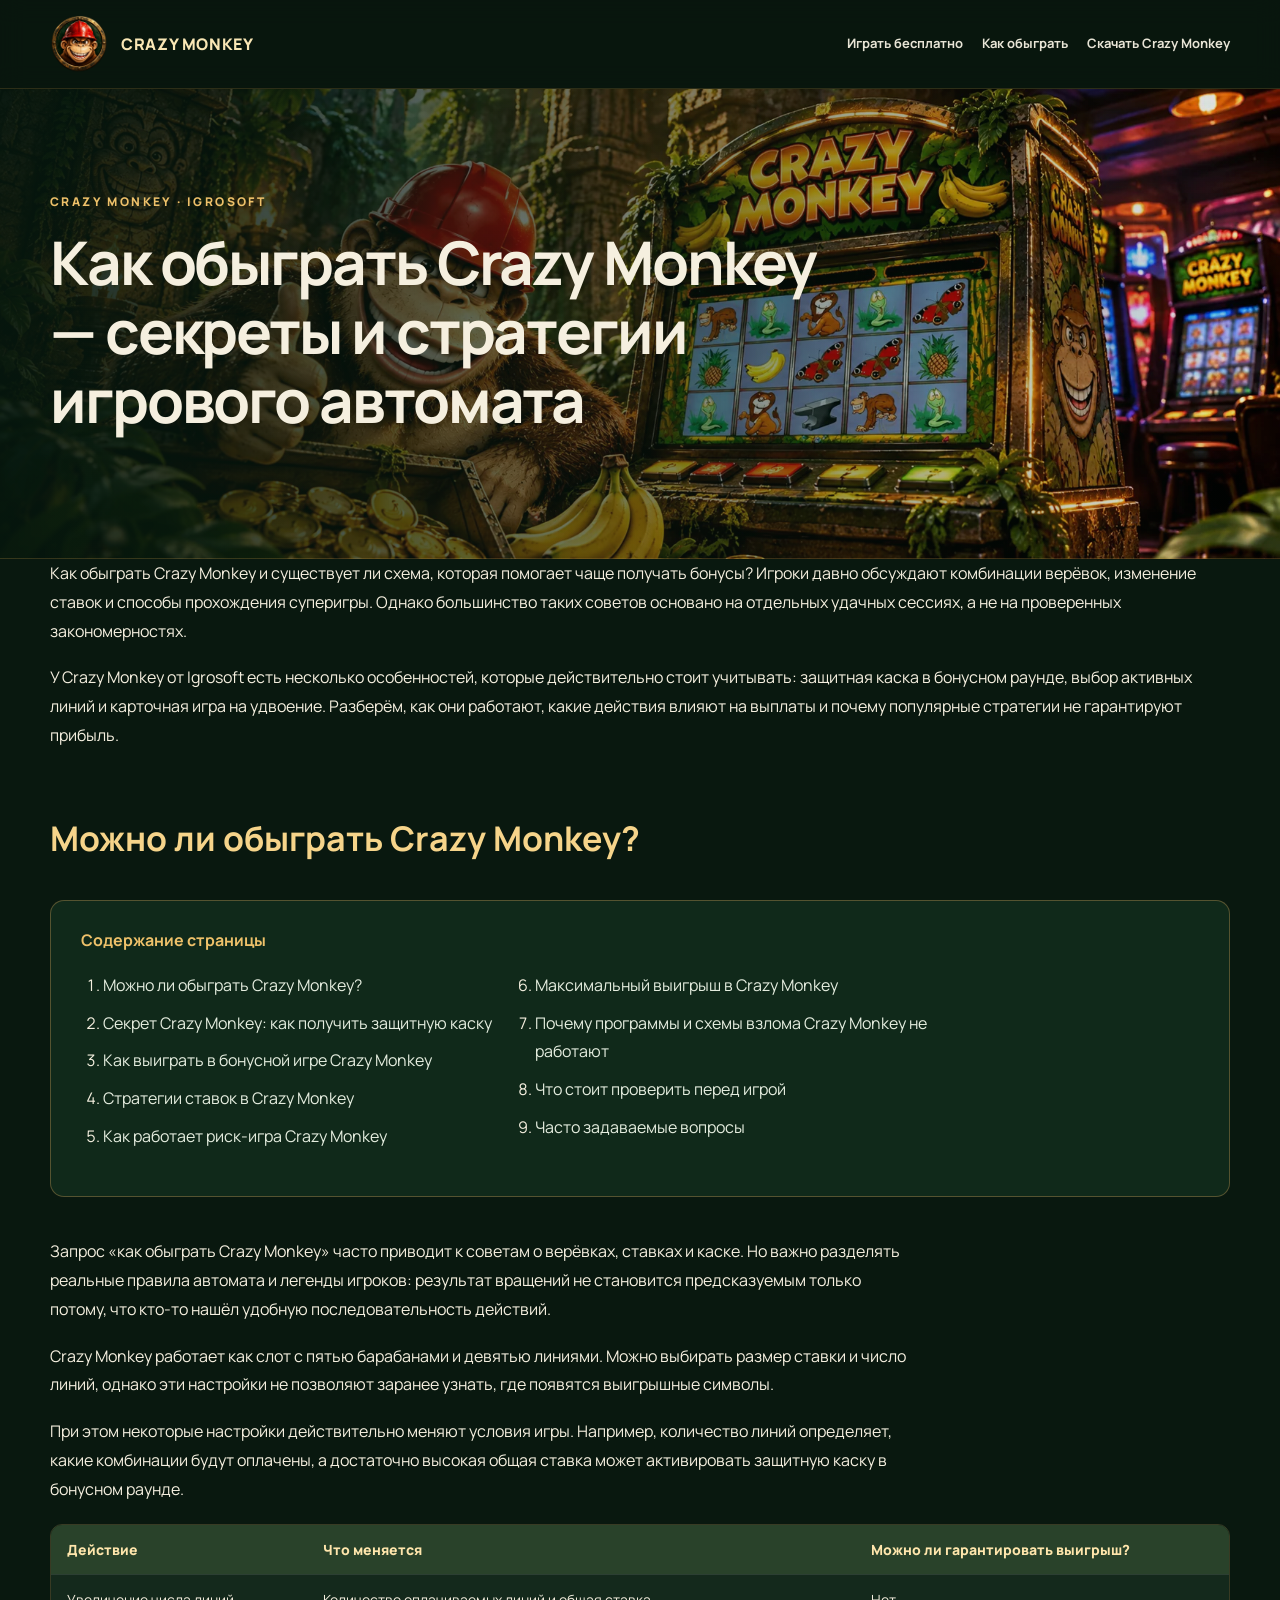
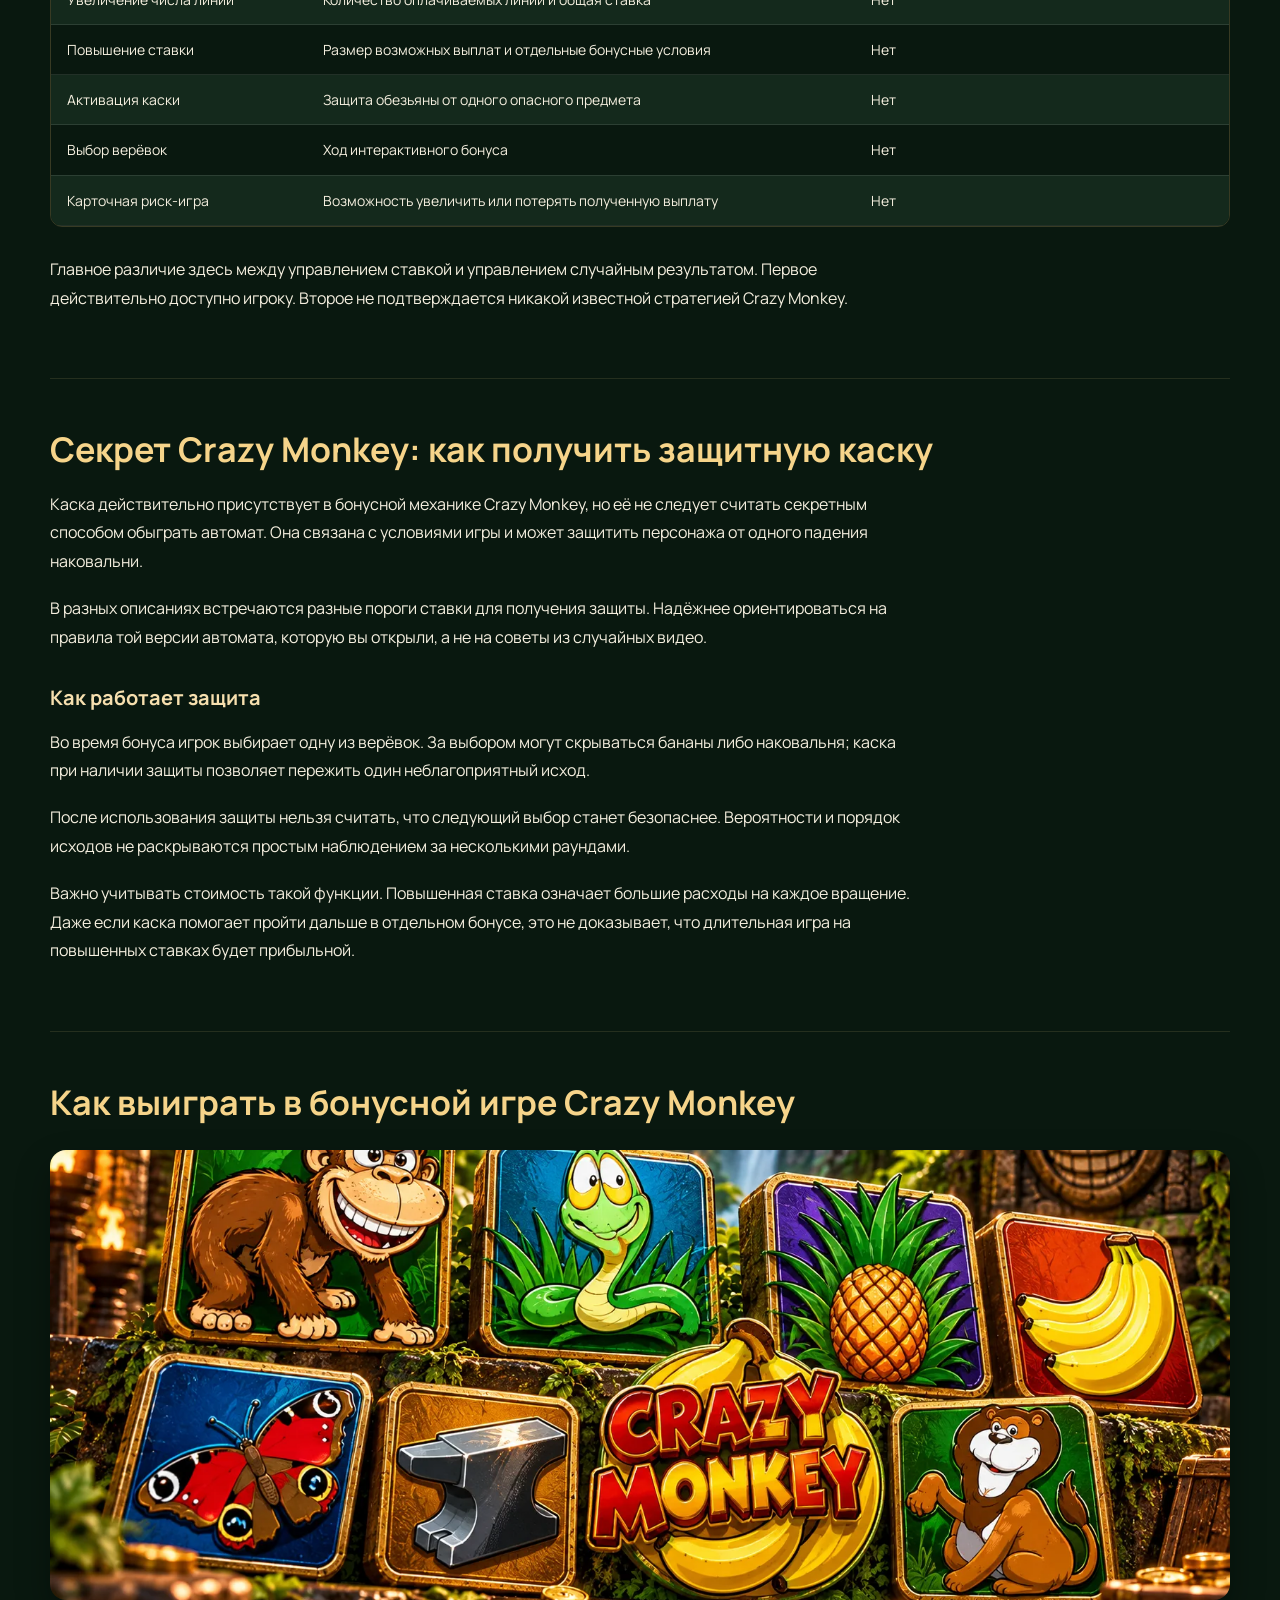
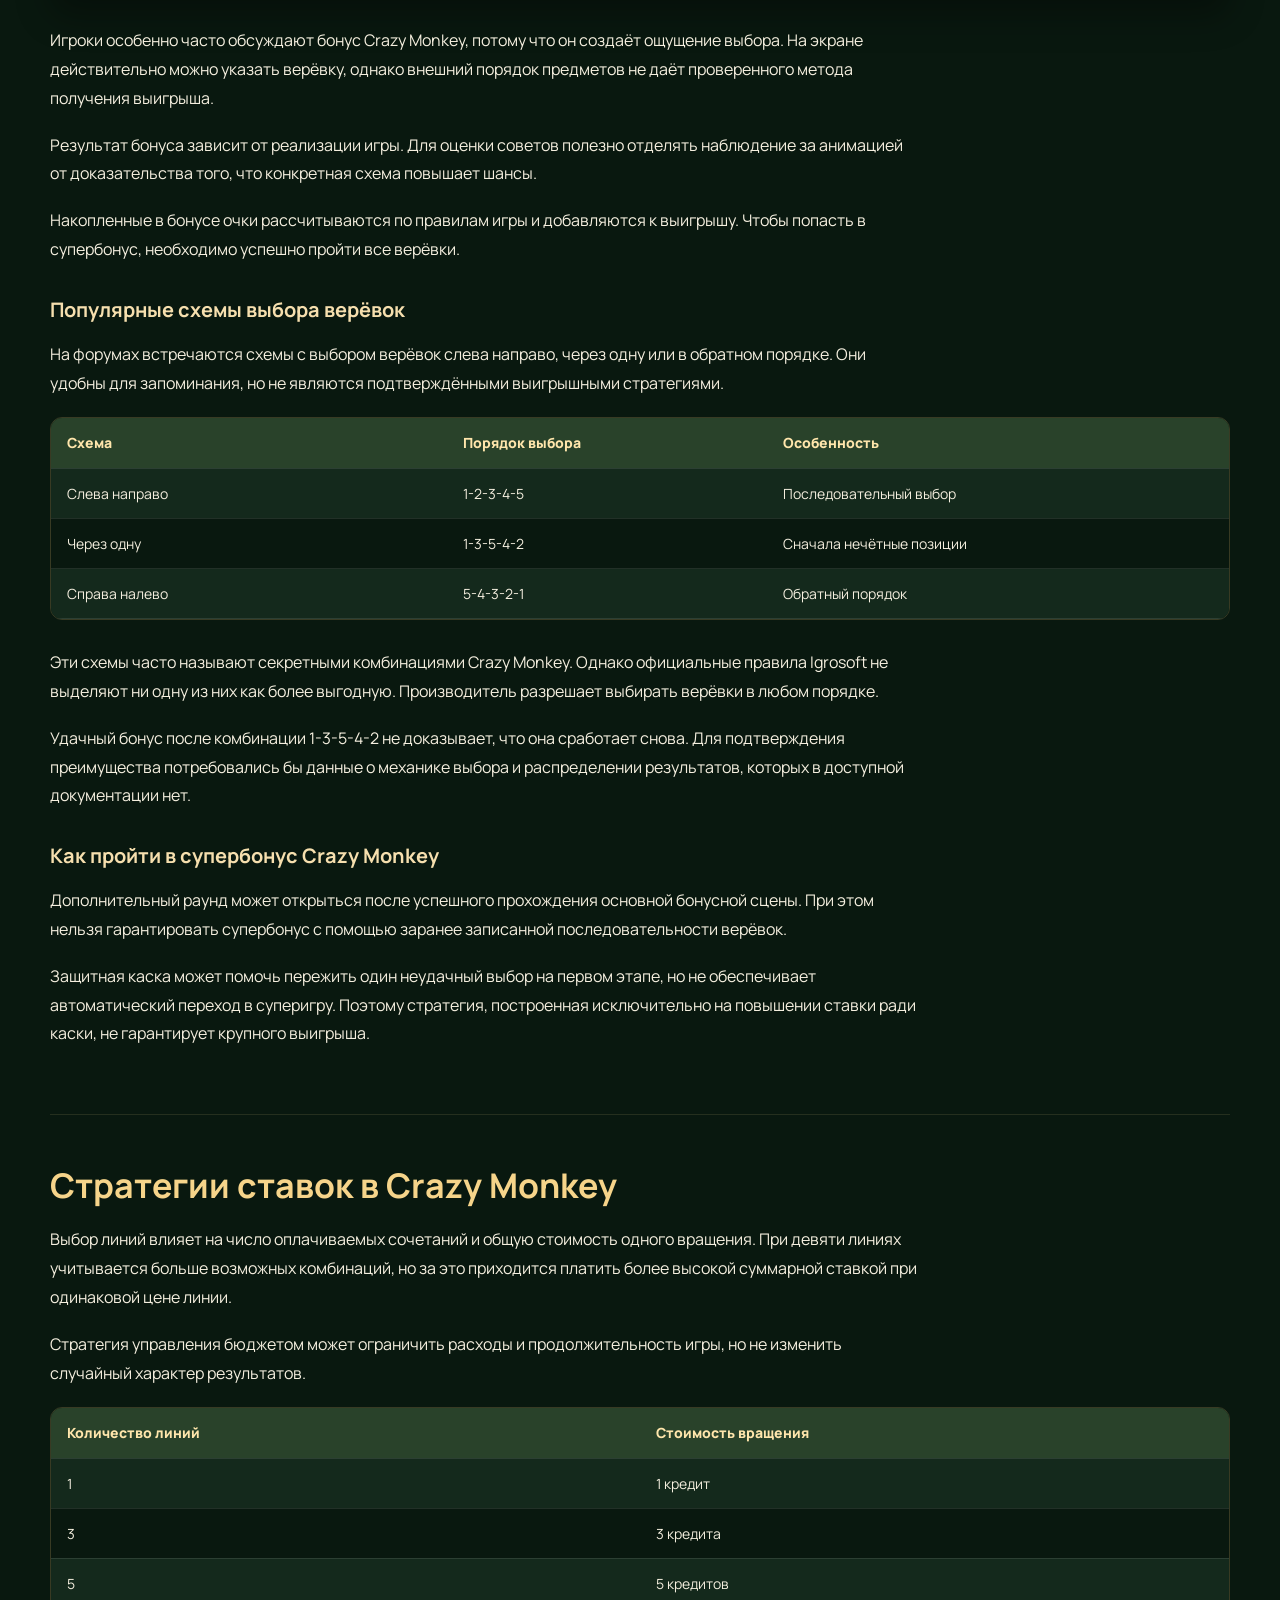
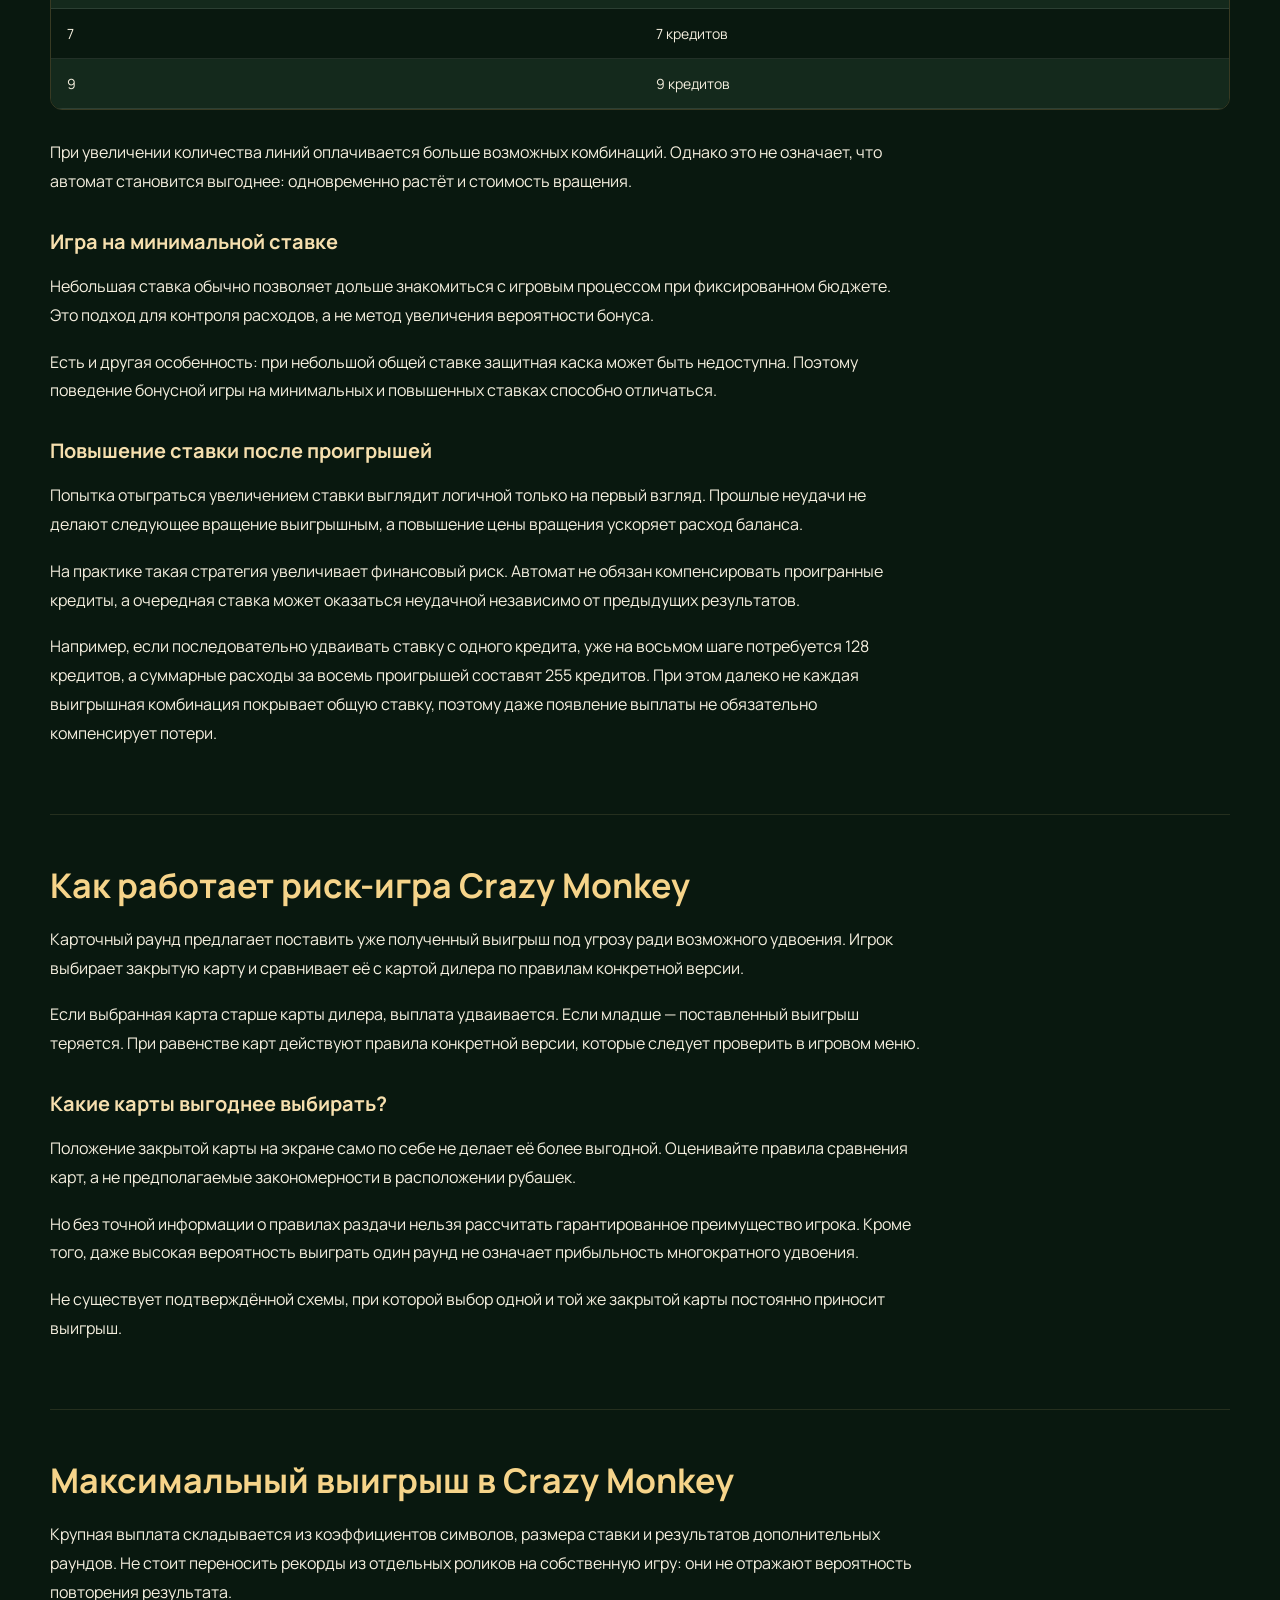
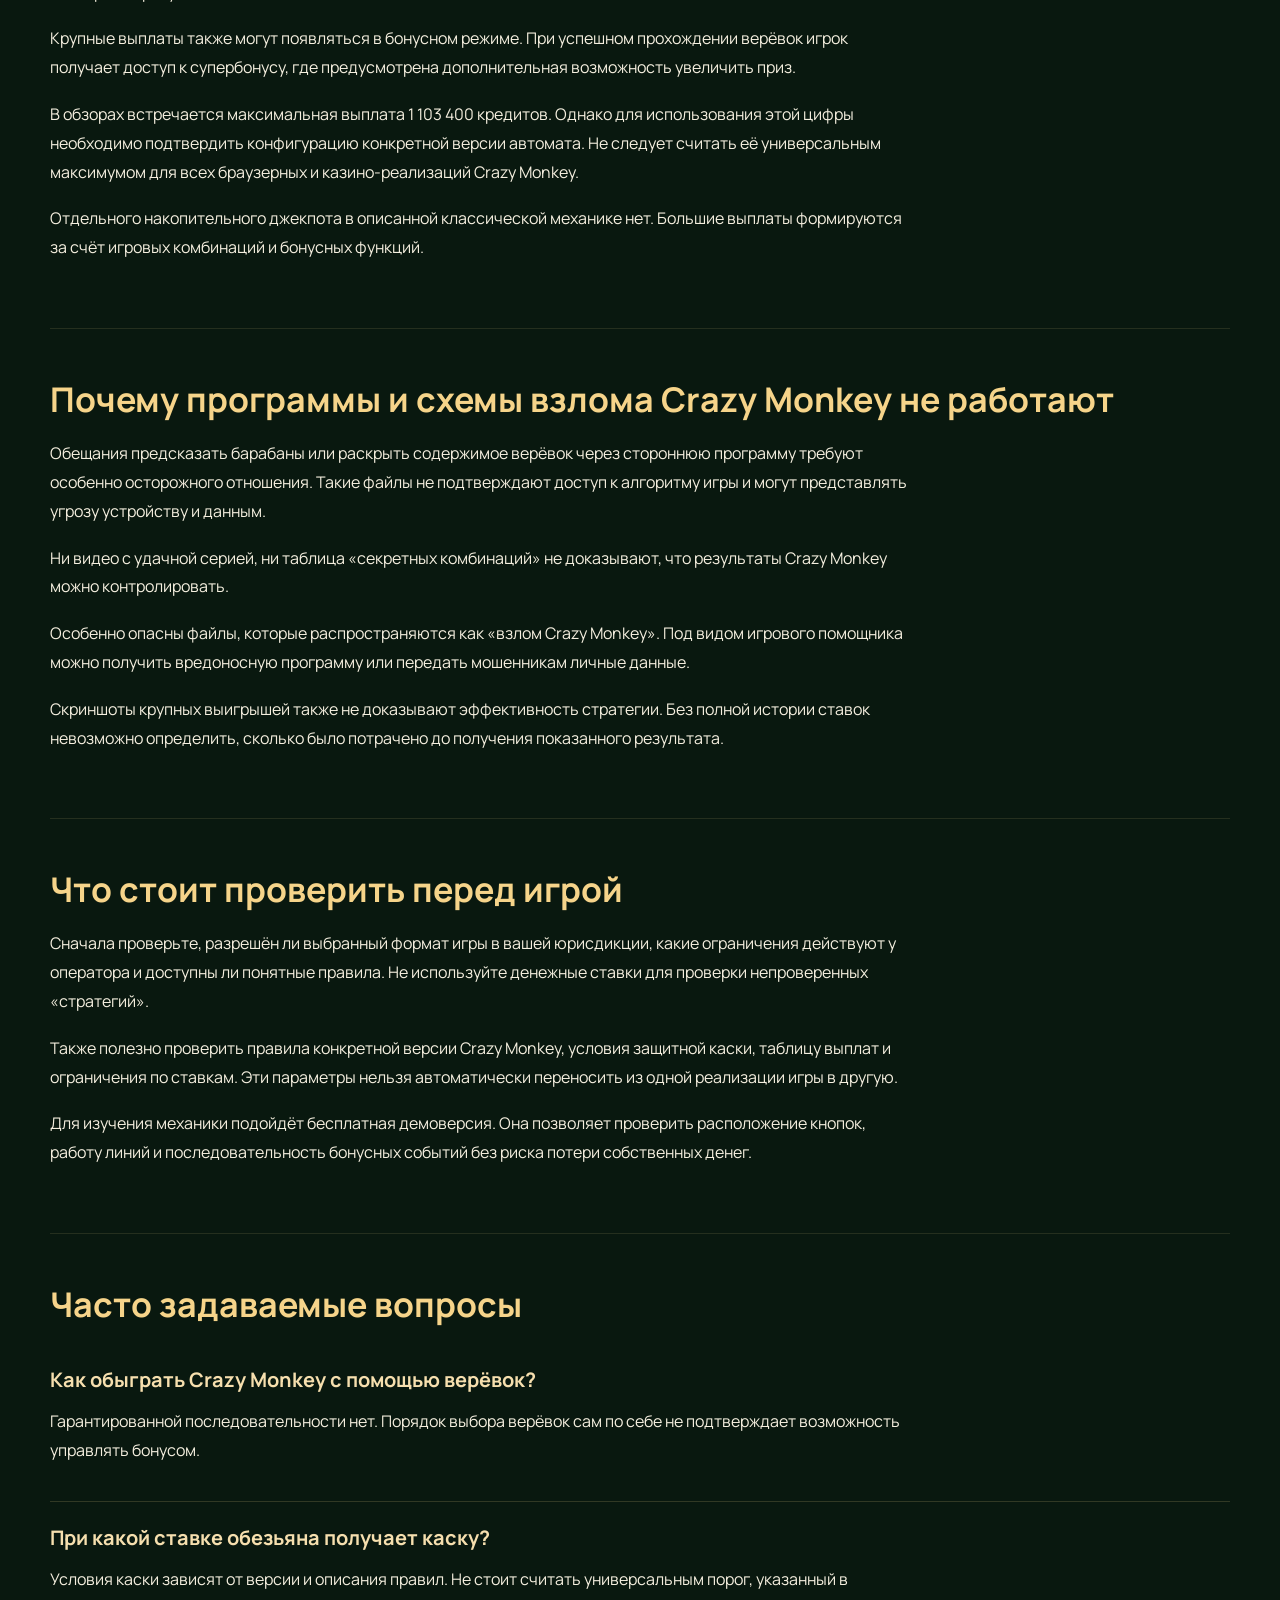
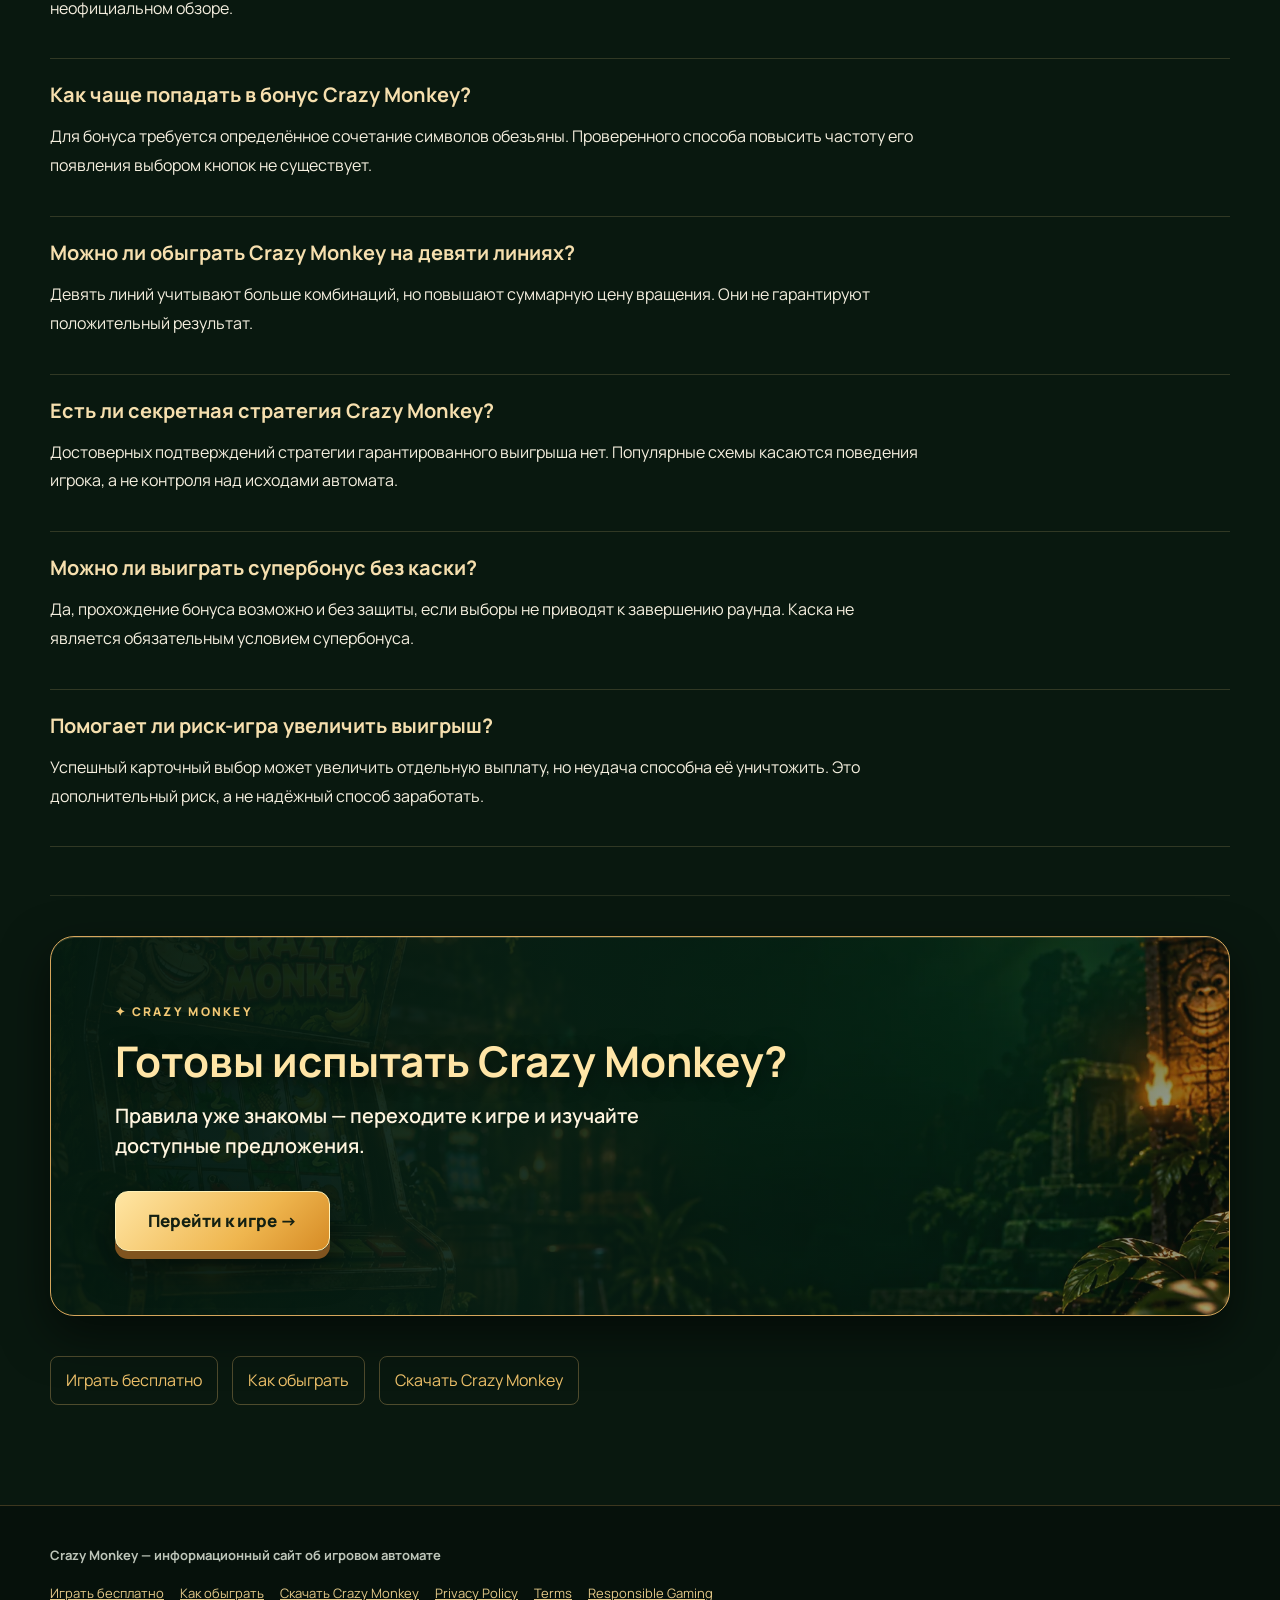
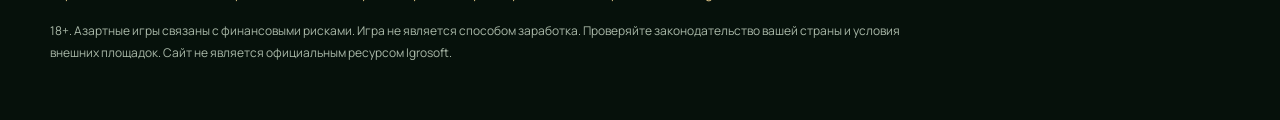
<file: kak-obygrat-crazy-monkey/index.html>
<!DOCTYPE html>

<html lang="ru"><head><meta charset="utf-8"/><meta content="width=device-width,initial-scale=1" name="viewport"/><title>Как обыграть Crazy Monkey: стратегии, каска и верёвки</title><meta content="Как обыграть Crazy Monkey: проверяем схемы верёвок, защитную каску, ставки и риск-игру. Какие советы работают по правилам, а какие являются мифами." name="description"/><meta content="index,follow" name="robots"/><link href="https://crazymonkeydemo.com/kak-obygrat-crazy-monkey/" rel="canonical"/><meta content="article" property="og:type"/><meta content="Как обыграть Crazy Monkey? (Обезьянки)" property="og:title"/><meta content="Как обыграть Crazy Monkey? Разбираем секреты автомата Igrosoft, схемы выбора верёвок, защитную каску, ставки и способы получения бонусов." property="og:description"/><meta content="https://crazymonkeydemo.com/kak-obygrat-crazy-monkey/" property="og:url"/><meta content="https://crazymonkeydemo.com/assets/images/hero.webp" property="og:image"/><meta content="summary_large_image" name="twitter:card"/><meta content="7ouWMHQ4zxVHPdQQoSqvrbnPxouLtlQB7IxrZY35Fmo" name="google-site-verification"/><link href="/favicon.png" rel="icon"/><link href="/assets/site.css" rel="stylesheet"/><script type="application/ld+json">{"@context": "https://schema.org", "@type": "FAQPage", "mainEntity": [{"@type": "Question", "name": "Как обыграть Crazy Monkey с помощью верёвок?", "acceptedAnswer": {"@type": "Answer", "text": "Гарантированной последовательности нет. Порядок выбора верёвок сам по себе не подтверждает возможность управлять бонусом."}}, {"@type": "Question", "name": "При какой ставке обезьяна получает каску?", "acceptedAnswer": {"@type": "Answer", "text": "Условия каски зависят от версии и описания правил. Не стоит считать универсальным порог, указанный в неофициальном обзоре."}}, {"@type": "Question", "name": "Как чаще попадать в бонус Crazy Monkey?", "acceptedAnswer": {"@type": "Answer", "text": "Для бонуса требуется определённое сочетание символов обезьяны. Проверенного способа повысить частоту его появления выбором кнопок не существует."}}, {"@type": "Question", "name": "Можно ли обыграть Crazy Monkey на девяти линиях?", "acceptedAnswer": {"@type": "Answer", "text": "Девять линий учитывают больше комбинаций, но повышают суммарную цену вращения. Они не гарантируют положительный результат."}}, {"@type": "Question", "name": "Есть ли секретная стратегия Crazy Monkey?", "acceptedAnswer": {"@type": "Answer", "text": "Достоверных подтверждений стратегии гарантированного выигрыша нет. Популярные схемы касаются поведения игрока, а не контроля над исходами автомата."}}, {"@type": "Question", "name": "Можно ли выиграть супербонус без каски?", "acceptedAnswer": {"@type": "Answer", "text": "Да, прохождение бонуса возможно и без защиты, если выборы не приводят к завершению раунда. Каска не является обязательным условием супербонуса."}}, {"@type": "Question", "name": "Помогает ли риск-игра увеличить выигрыш?", "acceptedAnswer": {"@type": "Answer", "text": "Успешный карточный выбор может увеличить отдельную выплату, но неудача способна её уничтожить. Это дополнительный риск, а не надёжный способ заработать."}}]}</script></head><body><header><div class="wrap head"><a class="brand" href="/"><img alt="Crazy Monkey" src="/assets/images/favicon.webp"/><span>CRAZY MONKEY</span></a><nav aria-label="Основная навигация" class="nav"><a href="/">Играть бесплатно</a><a href="/kak-obygrat-crazy-monkey/">Как обыграть</a><a href="/crazy-monkey-skachat/">Скачать Crazy Monkey</a></nav></div></header><main><div class="hero"><div class="wrap"><div class="eyebrow">Crazy Monkey · Igrosoft</div><h1>Как обыграть Crazy Monkey — секреты и стратегии игрового автомата</h1></div></div><div class="wrap"><p>Как обыграть Crazy Monkey и существует ли схема, которая помогает чаще получать бонусы? Игроки давно обсуждают комбинации верёвок, изменение ставок и способы прохождения суперигры. Однако большинство таких советов основано на отдельных удачных сессиях, а не на проверенных закономерностях.</p><p>У Crazy Monkey от Igrosoft есть несколько особенностей, которые действительно стоит учитывать: защитная каска в бонусном раунде, выбор активных линий и карточная игра на удвоение. Разберём, как они работают, какие действия влияют на выплаты и почему популярные стратегии не гарантируют прибыль.</p><section class="section" id="section-1"><h2>Можно ли обыграть Crazy Monkey?</h2><nav aria-label="Содержание" class="toc"><strong>Содержание страницы</strong><ol><li><a href="#section-1">Можно ли обыграть Crazy Monkey?</a></li><li><a href="#section-2">Секрет Crazy Monkey: как получить защитную каску</a></li><li><a href="#section-3">Как выиграть в бонусной игре Crazy Monkey</a></li><li><a href="#section-4">Стратегии ставок в Crazy Monkey</a></li><li><a href="#section-5">Как работает риск-игра Crazy Monkey</a></li><li><a href="#section-6">Максимальный выигрыш в Crazy Monkey</a></li><li><a href="#section-7">Почему программы и схемы взлома Crazy Monkey не работают</a></li><li><a href="#section-8">Что стоит проверить перед игрой</a></li><li><a href="#section-9">Часто задаваемые вопросы</a></li></ol></nav><p>Запрос «как обыграть Crazy Monkey» часто приводит к советам о верёвках, ставках и каске. Но важно разделять реальные правила автомата и легенды игроков: результат вращений не становится предсказуемым только потому, что кто-то нашёл удобную последовательность действий.</p><p>Crazy Monkey работает как слот с пятью барабанами и девятью линиями. Можно выбирать размер ставки и число линий, однако эти настройки не позволяют заранее узнать, где появятся выигрышные символы.</p><p>При этом некоторые настройки действительно меняют условия игры. Например, количество линий определяет, какие комбинации будут оплачены, а достаточно высокая общая ставка может активировать защитную каску в бонусном раунде.</p><div class="table-scroll"><table><tr><td>Действие</td><td>Что меняется</td><td>Можно ли гарантировать выигрыш?</td></tr><tr><td>Увеличение числа линий</td><td>Количество оплачиваемых линий и общая ставка</td><td>Нет</td></tr><tr><td>Повышение ставки</td><td>Размер возможных выплат и отдельные бонусные условия</td><td>Нет</td></tr><tr><td>Активация каски</td><td>Защита обезьяны от одного опасного предмета</td><td>Нет</td></tr><tr><td>Выбор верёвок</td><td>Ход интерактивного бонуса</td><td>Нет</td></tr><tr><td>Карточная риск-игра</td><td>Возможность увеличить или потерять полученную выплату</td><td>Нет</td></tr></table></div><p>Главное различие здесь между управлением ставкой и управлением случайным результатом. Первое действительно доступно игроку. Второе не подтверждается никакой известной стратегией Crazy Monkey.</p></section><section class="section" id="section-2"><h2>Секрет Crazy Monkey: как получить защитную каску</h2><p>Каска действительно присутствует в бонусной механике Crazy Monkey, но её не следует считать секретным способом обыграть автомат. Она связана с условиями игры и может защитить персонажа от одного падения наковальни.</p><p>В разных описаниях встречаются разные пороги ставки для получения защиты. Надёжнее ориентироваться на правила той версии автомата, которую вы открыли, а не на советы из случайных видео.</p><h3>Как работает защита</h3><p>Во время бонуса игрок выбирает одну из верёвок. За выбором могут скрываться бананы либо наковальня; каска при наличии защиты позволяет пережить один неблагоприятный исход.</p><p>После использования защиты нельзя считать, что следующий выбор станет безопаснее. Вероятности и порядок исходов не раскрываются простым наблюдением за несколькими раундами.</p><p>Важно учитывать стоимость такой функции. Повышенная ставка означает большие расходы на каждое вращение. Даже если каска помогает пройти дальше в отдельном бонусе, это не доказывает, что длительная игра на повышенных ставках будет прибыльной.</p></section><section class="section" id="section-3"><h2>Как выиграть в бонусной игре Crazy Monkey</h2><img alt="Crazy Monkey — Как выиграть в бонусной игре Crazy Monkey" class="media" loading="lazy" src="/assets/images/symbols.webp"/><p>Игроки особенно часто обсуждают бонус Crazy Monkey, потому что он создаёт ощущение выбора. На экране действительно можно указать верёвку, однако внешний порядок предметов не даёт проверенного метода получения выигрыша.</p><p>Результат бонуса зависит от реализации игры. Для оценки советов полезно отделять наблюдение за анимацией от доказательства того, что конкретная схема повышает шансы.</p><p>Накопленные в бонусе очки рассчитываются по правилам игры и добавляются к выигрышу. Чтобы попасть в супербонус, необходимо успешно пройти все верёвки.</p><h3>Популярные схемы выбора верёвок</h3><p>На форумах встречаются схемы с выбором верёвок слева направо, через одну или в обратном порядке. Они удобны для запоминания, но не являются подтверждёнными выигрышными стратегиями.</p><div class="table-scroll"><table><tr><td>Схема</td><td>Порядок выбора</td><td>Особенность</td></tr><tr><td>Слева направо</td><td>1-2-3-4-5</td><td>Последовательный выбор</td></tr><tr><td>Через одну</td><td>1-3-5-4-2</td><td>Сначала нечётные позиции</td></tr><tr><td>Справа налево</td><td>5-4-3-2-1</td><td>Обратный порядок</td></tr></table></div><p>Эти схемы часто называют секретными комбинациями Crazy Monkey. Однако официальные правила Igrosoft не выделяют ни одну из них как более выгодную. Производитель разрешает выбирать верёвки в любом порядке.</p><p>Удачный бонус после комбинации 1-3-5-4-2 не доказывает, что она сработает снова. Для подтверждения преимущества потребовались бы данные о механике выбора и распределении результатов, которых в доступной документации нет.</p><h3>Как пройти в супербонус Crazy Monkey</h3><p>Дополнительный раунд может открыться после успешного прохождения основной бонусной сцены. При этом нельзя гарантировать супербонус с помощью заранее записанной последовательности верёвок.</p><p>Защитная каска может помочь пережить один неудачный выбор на первом этапе, но не обеспечивает автоматический переход в суперигру. Поэтому стратегия, построенная исключительно на повышении ставки ради каски, не гарантирует крупного выигрыша.</p></section><section class="section" id="section-4"><h2>Стратегии ставок в Crazy Monkey</h2><p>Выбор линий влияет на число оплачиваемых сочетаний и общую стоимость одного вращения. При девяти линиях учитывается больше возможных комбинаций, но за это приходится платить более высокой суммарной ставкой при одинаковой цене линии.</p><p>Стратегия управления бюджетом может ограничить расходы и продолжительность игры, но не изменить случайный характер результатов.</p><div class="table-scroll"><table><tr><td>Количество линий</td><td>Стоимость вращения</td></tr><tr><td>1</td><td>1 кредит</td></tr><tr><td>3</td><td>3 кредита</td></tr><tr><td>5</td><td>5 кредитов</td></tr><tr><td>7</td><td>7 кредитов</td></tr><tr><td>9</td><td>9 кредитов</td></tr></table></div><p>При увеличении количества линий оплачивается больше возможных комбинаций. Однако это не означает, что автомат становится выгоднее: одновременно растёт и стоимость вращения.</p><h3>Игра на минимальной ставке</h3><p>Небольшая ставка обычно позволяет дольше знакомиться с игровым процессом при фиксированном бюджете. Это подход для контроля расходов, а не метод увеличения вероятности бонуса.</p><p>Есть и другая особенность: при небольшой общей ставке защитная каска может быть недоступна. Поэтому поведение бонусной игры на минимальных и повышенных ставках способно отличаться.</p><h3>Повышение ставки после проигрышей</h3><p>Попытка отыграться увеличением ставки выглядит логичной только на первый взгляд. Прошлые неудачи не делают следующее вращение выигрышным, а повышение цены вращения ускоряет расход баланса.</p><p>На практике такая стратегия увеличивает финансовый риск. Автомат не обязан компенсировать проигранные кредиты, а очередная ставка может оказаться неудачной независимо от предыдущих результатов.</p><p>Например, если последовательно удваивать ставку с одного кредита, уже на восьмом шаге потребуется 128 кредитов, а суммарные расходы за восемь проигрышей составят 255 кредитов. При этом далеко не каждая выигрышная комбинация покрывает общую ставку, поэтому даже появление выплаты не обязательно компенсирует потери.</p></section><section class="section" id="section-5"><h2>Как работает риск-игра Crazy Monkey</h2><p>Карточный раунд предлагает поставить уже полученный выигрыш под угрозу ради возможного удвоения. Игрок выбирает закрытую карту и сравнивает её с картой дилера по правилам конкретной версии.</p><p>Если выбранная карта старше карты дилера, выплата удваивается. Если младше — поставленный выигрыш теряется. При равенстве карт действуют правила конкретной версии, которые следует проверить в игровом меню.</p><h3>Какие карты выгоднее выбирать?</h3><p>Положение закрытой карты на экране само по себе не делает её более выгодной. Оценивайте правила сравнения карт, а не предполагаемые закономерности в расположении рубашек.</p><p>Но без точной информации о правилах раздачи нельзя рассчитать гарантированное преимущество игрока. Кроме того, даже высокая вероятность выиграть один раунд не означает прибыльность многократного удвоения.</p><p>Не существует подтверждённой схемы, при которой выбор одной и той же закрытой карты постоянно приносит выигрыш.</p></section><section class="section" id="section-6"><h2>Максимальный выигрыш в Crazy Monkey</h2><p>Крупная выплата складывается из коэффициентов символов, размера ставки и результатов дополнительных раундов. Не стоит переносить рекорды из отдельных роликов на собственную игру: они не отражают вероятность повторения результата.</p><p>Крупные выплаты также могут появляться в бонусном режиме. При успешном прохождении верёвок игрок получает доступ к супербонусу, где предусмотрена дополнительная возможность увеличить приз.</p><p>В обзорах встречается максимальная выплата 1 103 400 кредитов. Однако для использования этой цифры необходимо подтвердить конфигурацию конкретной версии автомата. Не следует считать её универсальным максимумом для всех браузерных и казино-реализаций Crazy Monkey.</p><p>Отдельного накопительного джекпота в описанной классической механике нет. Большие выплаты формируются за счёт игровых комбинаций и бонусных функций.</p></section><section class="section" id="section-7"><h2>Почему программы и схемы взлома Crazy Monkey не работают</h2><p>Обещания предсказать барабаны или раскрыть содержимое верёвок через стороннюю программу требуют особенно осторожного отношения. Такие файлы не подтверждают доступ к алгоритму игры и могут представлять угрозу устройству и данным.</p><p>Ни видео с удачной серией, ни таблица «секретных комбинаций» не доказывают, что результаты Crazy Monkey можно контролировать.</p><p>Особенно опасны файлы, которые распространяются как «взлом Crazy Monkey». Под видом игрового помощника можно получить вредоносную программу или передать мошенникам личные данные.</p><p>Скриншоты крупных выигрышей также не доказывают эффективность стратегии. Без полной истории ставок невозможно определить, сколько было потрачено до получения показанного результата.</p></section><section class="section" id="section-8"><h2>Что стоит проверить перед игрой</h2><p>Сначала проверьте, разрешён ли выбранный формат игры в вашей юрисдикции, какие ограничения действуют у оператора и доступны ли понятные правила. Не используйте денежные ставки для проверки непроверенных «стратегий».</p><p>Также полезно проверить правила конкретной версии Crazy Monkey, условия защитной каски, таблицу выплат и ограничения по ставкам. Эти параметры нельзя автоматически переносить из одной реализации игры в другую.</p><p>Для изучения механики подойдёт бесплатная демоверсия. Она позволяет проверить расположение кнопок, работу линий и последовательность бонусных событий без риска потери собственных денег.</p></section><section class="section" id="section-9"><h2>Часто задаваемые вопросы</h2><div class="faq-item"><h3>Как обыграть Crazy Monkey с помощью верёвок?</h3><p>Гарантированной последовательности нет. Порядок выбора верёвок сам по себе не подтверждает возможность управлять бонусом.</p></div><div class="faq-item"><h3>При какой ставке обезьяна получает каску?</h3><p>Условия каски зависят от версии и описания правил. Не стоит считать универсальным порог, указанный в неофициальном обзоре.</p></div><div class="faq-item"><h3>Как чаще попадать в бонус Crazy Monkey?</h3><p>Для бонуса требуется определённое сочетание символов обезьяны. Проверенного способа повысить частоту его появления выбором кнопок не существует.</p></div><div class="faq-item"><h3>Можно ли обыграть Crazy Monkey на девяти линиях?</h3><p>Девять линий учитывают больше комбинаций, но повышают суммарную цену вращения. Они не гарантируют положительный результат.</p></div><div class="faq-item"><h3>Есть ли секретная стратегия Crazy Monkey?</h3><p>Достоверных подтверждений стратегии гарантированного выигрыша нет. Популярные схемы касаются поведения игрока, а не контроля над исходами автомата.</p></div><div class="faq-item"><h3>Можно ли выиграть супербонус без каски?</h3><p>Да, прохождение бонуса возможно и без защиты, если выборы не приводят к завершению раунда. Каска не является обязательным условием супербонуса.</p></div><div class="faq-item"><h3>Помогает ли риск-игра увеличить выигрыш?</h3><p>Успешный карточный выбор может увеличить отдельную выплату, но неудача способна её уничтожить. Это дополнительный риск, а не надёжный способ заработать.</p></div></section><div class="promo promo-feature"><h2>Готовы испытать Crazy Monkey?</h2><p>Правила уже знакомы — переходите к игре и изучайте доступные предложения.</p><a aria-label="Перейти к игре → — переход на партнёрскую игровую платформу" class="cta-btn cta-btn-feature" href="/go/" rel="nofollow sponsored">Перейти к игре →</a></div><nav aria-label="Другие страницы" class="article-links"><a href="/">Играть бесплатно</a><a href="/kak-obygrat-crazy-monkey/">Как обыграть</a><a href="/crazy-monkey-skachat/">Скачать Crazy Monkey</a></nav></div></main><footer><div class="wrap"><strong>Crazy Monkey — информационный сайт об игровом автомате</strong><nav class="footlinks"><a href="/">Играть бесплатно</a><a href="/kak-obygrat-crazy-monkey/">Как обыграть</a><a href="/crazy-monkey-skachat/">Скачать Crazy Monkey</a><a href="/privacy-policy/">Privacy Policy</a><a href="/terms/">Terms</a><a href="/responsible-gaming/">Responsible Gaming</a></nav><p class="responsible">18+. Азартные игры связаны с финансовыми рисками. Игра не является способом заработка. Проверяйте законодательство вашей страны и условия внешних площадок. Сайт не является официальным ресурсом Igrosoft.</p></div></footer></body></html>
</file>
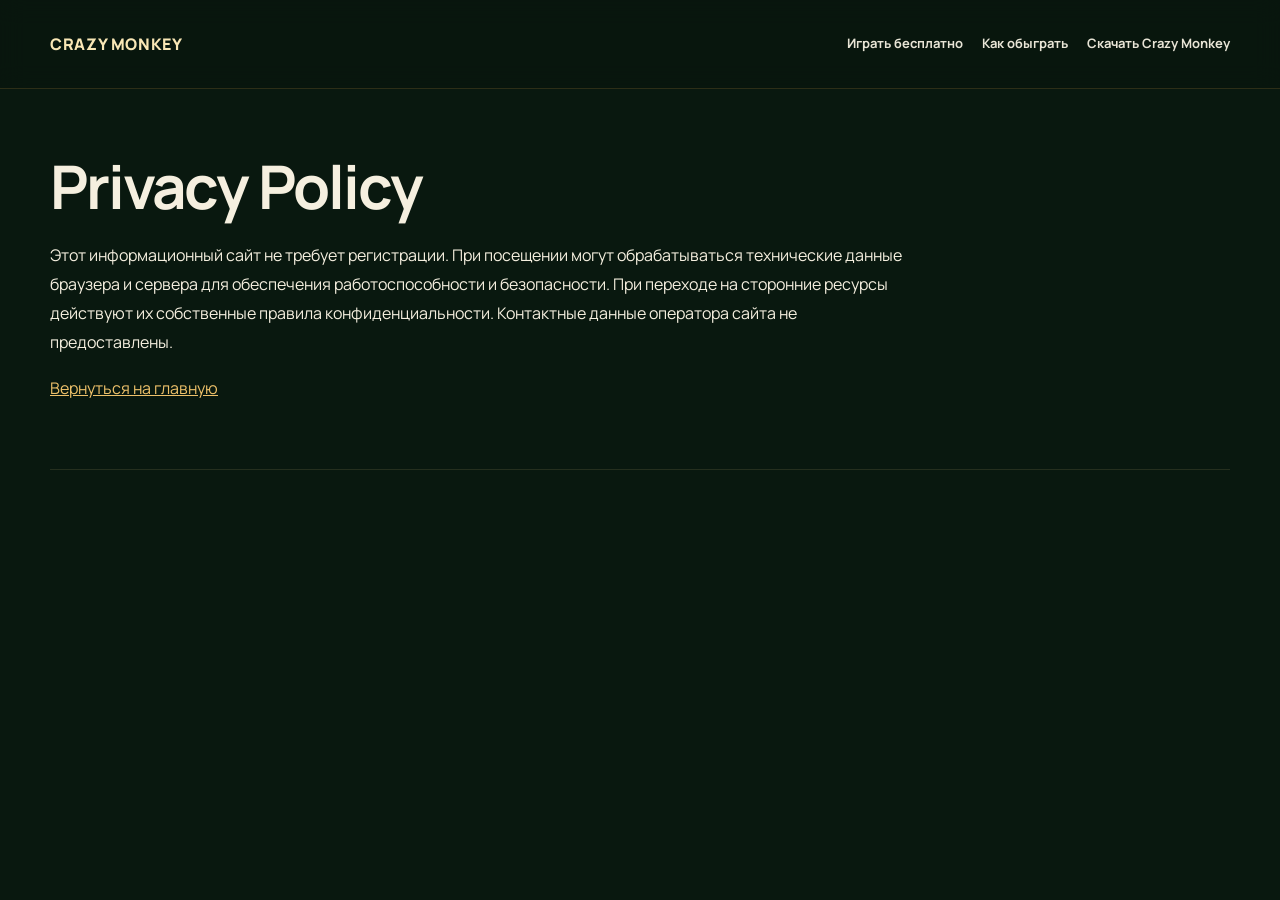
<file: privacy-policy/index.html>
<!DOCTYPE html>
<html lang="ru"><head><meta charset="utf-8"/><meta content="width=device-width,initial-scale=1" name="viewport"/><title>Privacy Policy — Crazy Monkey</title><link href="https://crazymonkeydemo.com/privacy-policy/" rel="canonical"/><link href="/assets/site.css" rel="stylesheet"/><link href="/favicon.png" rel="icon"/></head><body><header><div class="wrap head"><a class="brand" href="/">CRAZY MONKEY</a><nav class="nav"><a href="/">Играть бесплатно</a><a href="/kak-obygrat-crazy-monkey/">Как обыграть</a><a href="/crazy-monkey-skachat/">Скачать Crazy Monkey</a></nav></div></header><main class="wrap"><section class="section"><h1>Privacy Policy</h1><p>Этот информационный сайт не требует регистрации. При посещении могут обрабатываться технические данные браузера и сервера для обеспечения работоспособности и безопасности. При переходе на сторонние ресурсы действуют их собственные правила конфиденциальности. Контактные данные оператора сайта не предоставлены.</p><p><a href="/">Вернуться на главную</a></p></section></main></body></html>
</file>
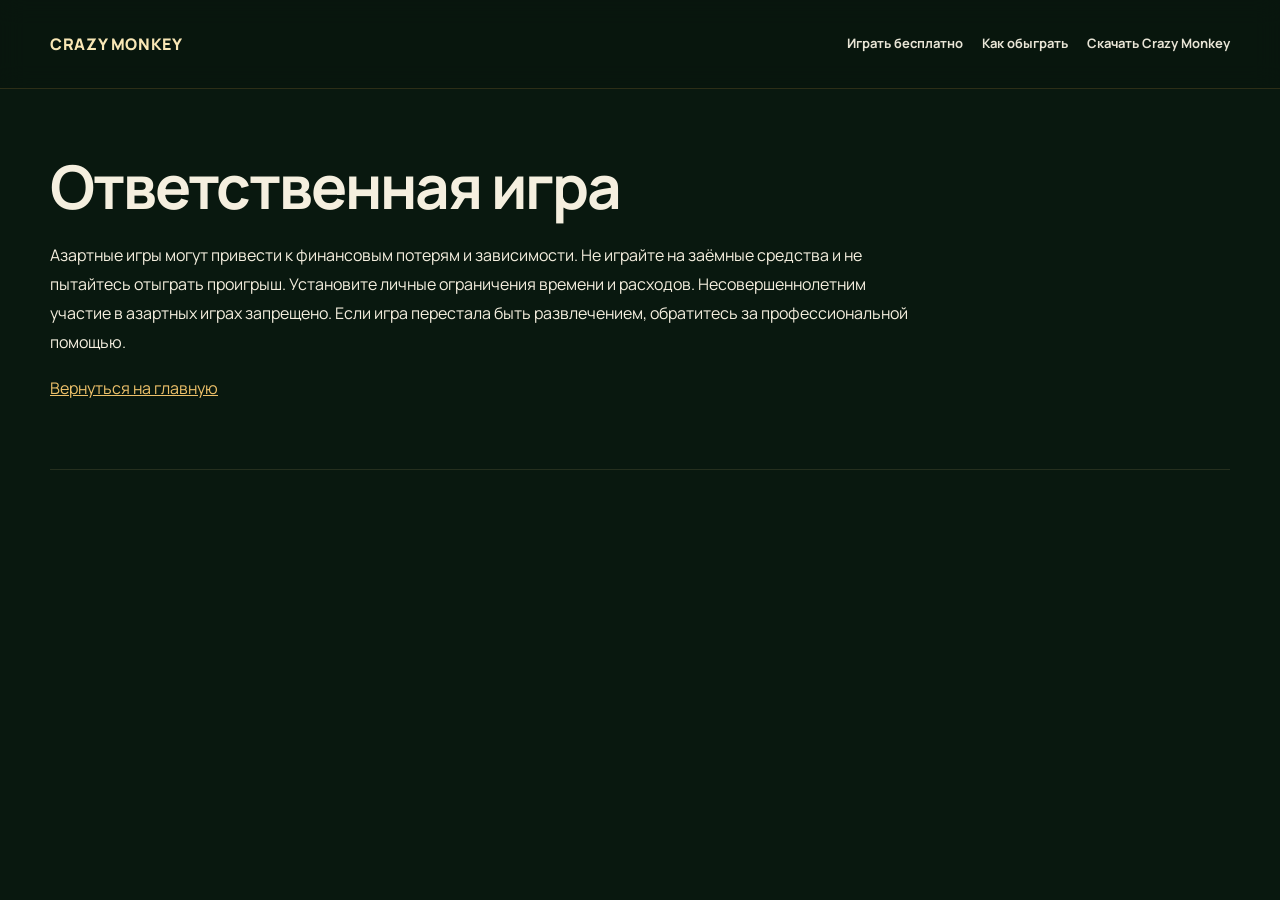
<file: responsible-gaming/index.html>
<!DOCTYPE html>
<html lang="ru"><head><meta charset="utf-8"/><meta content="width=device-width,initial-scale=1" name="viewport"/><title>Ответственная игра — Crazy Monkey</title><link href="https://crazymonkeydemo.com/responsible-gaming/" rel="canonical"/><link href="/assets/site.css" rel="stylesheet"/><link href="/favicon.png" rel="icon"/></head><body><header><div class="wrap head"><a class="brand" href="/">CRAZY MONKEY</a><nav class="nav"><a href="/">Играть бесплатно</a><a href="/kak-obygrat-crazy-monkey/">Как обыграть</a><a href="/crazy-monkey-skachat/">Скачать Crazy Monkey</a></nav></div></header><main class="wrap"><section class="section"><h1>Ответственная игра</h1><p>Азартные игры могут привести к финансовым потерям и зависимости. Не играйте на заёмные средства и не пытайтесь отыграть проигрыш. Установите личные ограничения времени и расходов. Несовершеннолетним участие в азартных играх запрещено. Если игра перестала быть развлечением, обратитесь за профессиональной помощью.</p><p><a href="/">Вернуться на главную</a></p></section></main></body></html>
</file>
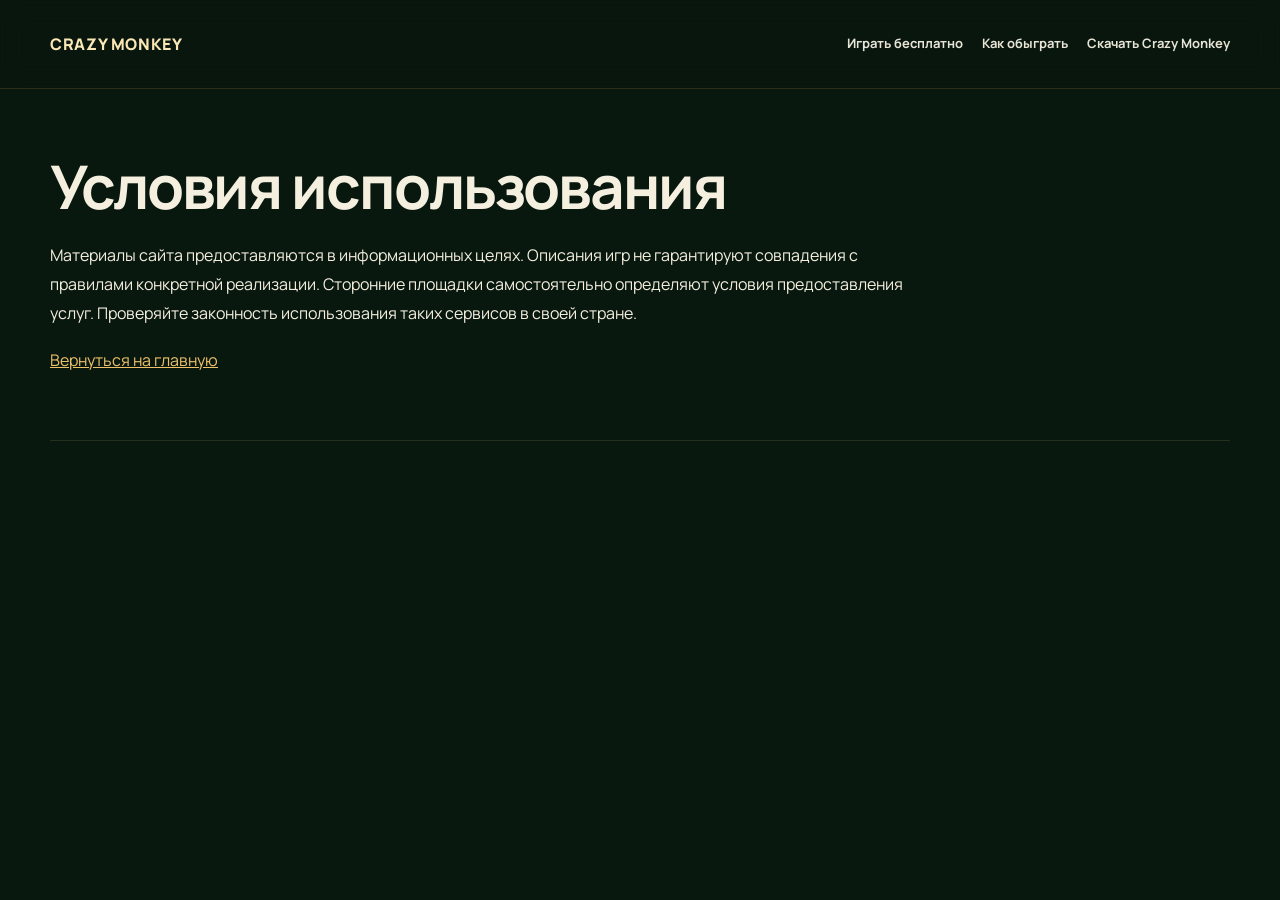
<file: terms/index.html>
<!DOCTYPE html>
<html lang="ru"><head><meta charset="utf-8"/><meta content="width=device-width,initial-scale=1" name="viewport"/><title>Условия использования — Crazy Monkey</title><link href="https://crazymonkeydemo.com/terms/" rel="canonical"/><link href="/assets/site.css" rel="stylesheet"/><link href="/favicon.png" rel="icon"/></head><body><header><div class="wrap head"><a class="brand" href="/">CRAZY MONKEY</a><nav class="nav"><a href="/">Играть бесплатно</a><a href="/kak-obygrat-crazy-monkey/">Как обыграть</a><a href="/crazy-monkey-skachat/">Скачать Crazy Monkey</a></nav></div></header><main class="wrap"><section class="section"><h1>Условия использования</h1><p>Материалы сайта предоставляются в информационных целях. Описания игр не гарантируют совпадения с правилами конкретной реализации. Сторонние площадки самостоятельно определяют условия предоставления услуг. Проверяйте законность использования таких сервисов в своей стране.</p><p><a href="/">Вернуться на главную</a></p></section></main></body></html>
</file>
<file: assets/site.css>
@import url('https://fonts.googleapis.com/css2?family=Manrope:wght@400;500;600;700;800&display=swap');:root{color-scheme:dark;--bg:#09180f;--surface:#11281b;--gold:#eec16a;--text:#f5efdf;--muted:#b5c6b7}*{box-sizing:border-box}html{scroll-behavior:smooth;scroll-padding-top:125px}body{margin:0;background:var(--bg);color:var(--text);font:16px/1.8 Manrope,Arial,sans-serif}a{color:var(--gold)}.wrap{width:min(1180px,calc(100% - 36px));margin:auto}header{position:sticky;top:0;z-index:30;background:#09160ef5;border-bottom:1px solid #a17a353e;backdrop-filter:blur(12px)}.head{display:flex;align-items:center;gap:25px;justify-content:space-between;min-height:88px}.brand{display:flex;align-items:center;gap:12px;text-decoration:none;color:#f9e7b5;font-weight:800;letter-spacing:.04em}.brand img{width:59px;height:59px;object-fit:contain}.nav{display:flex;gap:19px;flex-wrap:wrap}.nav a{text-decoration:none;color:#e8e5d6;font-size:13px;font-weight:700}.nav a:hover{color:var(--gold)}.hero{position:relative;min-height:470px;background:linear-gradient(90deg,#06170eea 2%,#06170e90 48%,#06170e10 100%),url('/assets/images/hero.webp') center 44%/cover;border-bottom:1px solid #b18a4545;display:flex;align-items:center}.hero .wrap{padding:75px 0}.eyebrow{text-transform:uppercase;color:var(--gold);font-weight:800;letter-spacing:.2em;font-size:12px}h1{font-size:clamp(32px,4.7vw,62px);line-height:1.15;max-width:850px;letter-spacing:-.035em;margin:15px 0 20px;text-wrap:balance}h2{font-size:clamp(24px,3vw,34px);line-height:1.3;margin:0 0 18px;color:#f6d48a}h3{font-size:20px;margin:28px 0 12px;color:#f6dfae}p{margin:0 0 18px}main{padding-bottom:75px}.lead{max-width:760px;font-size:18px;color:#e7e6d9}.cta-btn{display:inline-block;background:linear-gradient(135deg,#ffe19b,#d99a38);border:1px solid #fff2b0;color:#142011;text-decoration:none;padding:13px 24px;border-radius:8px;font-weight:800;box-shadow:0 7px 24px #0008}.section{padding:48px 0;border-bottom:1px solid #c7b27525}.section p,.section ul,.section ol{max-width:870px}.section ul,.section ol{padding-left:25px}.section li{margin-bottom:9px}.intro-grid{display:grid;grid-template-columns:1.3fr .7fr;gap:32px;align-items:center}.intro-grid img{width:100%;border-radius:14px}.toc{padding:25px 30px;border:1px solid #ad8a4d70;background:#10291a;border-radius:14px;margin:40px 0}.toc strong{color:var(--gold)}.toc ol{columns:2;padding-left:22px}.toc a{text-decoration:none;color:#e5eddf}.toc li{break-inside:avoid}.table-scroll{overflow-x:auto;border:1px solid #7b6b426b;border-radius:12px;margin:20px 0 28px}table{border-collapse:collapse;width:100%;min-width:520px;font-size:14px}td,th{padding:12px 16px;text-align:left;border-bottom:1px solid #ffffff1a}tr:first-child{background:#29422a;color:#ffe6ac;font-weight:800}tr:nth-child(even){background:#14291c}.media{display:block;width:100%;max-height:450px;object-fit:cover;border-radius:16px;margin:26px 0;box-shadow:0 16px 35px #0005}.promo{margin:40px 0;background:linear-gradient(90deg,#082316ed,#082316a0),url('/assets/images/cta.webp') center/cover;border:1px solid #b38c49;border-radius:18px;padding:42px}.promo h2{max-width:550px}.demo{background:#12291b;border:1px solid #ba995e75;border-radius:18px;padding:24px;margin:35px 0}.demo-grid{display:grid;grid-template-columns:1.35fr .65fr;align-items:center;gap:28px}.demo img{width:100%;border-radius:12px}.demo small{color:var(--muted)}.faq-item{border-bottom:1px solid #d3b77733;padding:18px 0}.faq-item h3{margin:0 0 9px}footer{background:#06110b;border-top:1px solid #b68a4a50;padding:38px 0;color:#bdc5b9;font-size:13px}.footlinks{display:flex;flex-wrap:wrap;gap:16px;margin:15px 0}.footlinks a{color:#e4c989}.responsible{font-size:12px;max-width:900px;color:#aab9a9}.article-links{display:flex;gap:14px;flex-wrap:wrap;margin:25px 0}.article-links a{border:1px solid #a98d5470;padding:9px 15px;border-radius:8px;text-decoration:none}.notice{padding:16px;border-left:3px solid var(--gold);background:#173322;margin:20px 0}@media(max-width:760px){.head{display:block;padding:8px 0}.brand img{width:43px;height:43px}.nav{flex-wrap:nowrap;overflow-x:auto;padding:8px 0 12px;white-space:nowrap;gap:18px}.nav a{font-size:12px}.hero{min-height:410px;background-position:35% center}.hero .wrap{padding:54px 0}.intro-grid,.demo-grid{grid-template-columns:1fr}.toc ol{columns:1}.section{padding:34px 0}.promo{padding:25px}.lead{font-size:16px}}
/* Symbol payout table */
.symbol-thumb{display:inline-block;width:70px;height:66px;object-fit:contain;vertical-align:middle;margin-right:12px;border-radius:9px;background:#163c29}.symbol-placeholder{display:inline-flex;width:70px;height:66px;align-items:center;justify-content:center;vertical-align:middle;margin-right:12px;border-radius:9px;background:#163c29;color:#f5c66a;font-size:38px}.table-scroll td:first-child{min-width:185px}@media(max-width:600px){.symbol-thumb,.symbol-placeholder{width:48px;height:48px;margin-right:7px}.symbol-placeholder{font-size:27px}}
.demo-stage{padding:12px;background:#08180f;border-color:#6d5931}.demo-machine{position:relative;max-width:1100px;margin:auto;overflow:hidden;border-radius:12px}.demo-machine>img{width:100%;display:block;border-radius:0}.demo-shade{position:absolute;inset:0;background:rgba(0,0,0,.65);display:flex;align-items:center;justify-content:center}.demo-actions{display:flex;flex-direction:column;align-items:center;gap:22px}.demo-label{font-weight:800;letter-spacing:.15em;color:#f2d08b;font-size:clamp(14px,2vw,24px)}.demo-actions .cta-btn{background:#d40946;color:white;border:0;padding:16px 30px}.symbol-thumb{object-fit:contain}
/* Refined game and referral areas */
.demo-stage{padding:14px;background:#08130d;border:1px solid #806a3e;border-radius:18px;box-shadow:0 22px 60px #0007}.demo-machine{aspect-ratio:16/9;background:#0b140d}.demo-machine>img{height:100%;object-fit:cover;object-position:center}.demo-shade{background:linear-gradient(180deg,#0008,#000a);backdrop-filter:blur(1.5px)}.demo-actions{gap:14px}.demo-action{display:block;min-width:220px;text-align:center;text-decoration:none;font-size:18px;font-weight:800;padding:15px 28px;border-radius:8px;transition:transform .2s,filter .2s}.demo-action:hover{transform:translateY(-2px);filter:brightness(1.1)}.demo-play{color:white;border:1px solid #fff9;background:#ffffff18;box-shadow:0 4px 20px #0008}.demo-casino{background:linear-gradient(#e61755,#ad0739);color:white;box-shadow:0 8px 22px #0009}.promo{position:relative;overflow:hidden;padding:48px;background:linear-gradient(90deg,#061c12f7 0%,#082216db 52%,#071c1180 100%),url('/assets/images/cta.webp') center/cover;box-shadow:0 20px 40px #0005}.promo h2{color:#ffe0a0}.promo p{max-width:520px;color:#e7eadc}.promo .cta-btn{margin-top:8px}.symbol-thumb{object-fit:cover;object-position:center}@media(max-width:600px){.demo-stage{padding:7px}.demo-machine{aspect-ratio:4/3}.demo-machine>img{object-fit:cover}.demo-action{font-size:15px;min-width:170px;padding:11px 18px}.demo-actions{gap:12px}.promo{padding:30px 23px}}

/* Prominent, responsive referral feature cards */
.promo-feature{isolation:isolate;min-height:320px;display:flex;flex-direction:column;align-items:flex-start;justify-content:center;gap:10px;padding:clamp(28px,5vw,66px);border:1px solid #d5a65c;border-radius:24px;background:linear-gradient(100deg,rgba(5,26,16,.97) 0%,rgba(6,31,20,.91) 42%,rgba(6,28,18,.38) 100%),url('/assets/images/cta.webp') center/cover;box-shadow:0 18px 48px #0008, inset 0 1px 0 #ffe1a82e}
.promo-feature:before{content:'✦ CRAZY MONKEY';display:block;color:#f3c975;font-size:12px;font-weight:800;letter-spacing:.19em;margin-bottom:5px}
.promo-feature h2{font-size:clamp(28px,3.3vw,48px);line-height:1.12;max-width:690px;margin:0;color:#ffe5a6;text-wrap:balance;text-shadow:0 3px 20px #0009}
.promo-feature p{font-size:clamp(16px,1.55vw,21px);font-weight:600;line-height:1.5;max-width:570px;margin:6px 0 12px;color:#fff5df}
.promo-feature .cta-btn-feature{display:inline-flex;align-items:center;justify-content:center;min-height:60px;padding:15px 32px;border-radius:13px;font-size:17px;line-height:1.2;color:#142012;background:linear-gradient(135deg,#ffe6a4,#efb64f 62%,#d68b25);border:1px solid #fff0b6;box-shadow:0 8px 0 #80541f,0 15px 35px #0008;transition:transform .18s ease,box-shadow .18s ease,filter .18s ease}
.promo-feature .cta-btn-feature:hover,.promo-feature .cta-btn-feature:focus-visible{transform:translateY(-3px);box-shadow:0 11px 0 #80541f,0 20px 38px #0009;filter:brightness(1.07)}
.promo-feature .cta-btn-feature:active{transform:translateY(2px);box-shadow:0 3px 0 #80541f,0 8px 20px #0008}
@media(max-width:650px){.promo-feature{min-height:300px;padding:30px 24px;background:linear-gradient(100deg,#061c12f5,#082216d6),url('/assets/images/cta.webp') center/cover}.promo-feature .cta-btn-feature{width:100%;font-size:16px}.promo-feature:before{font-size:10px}}
</file>
